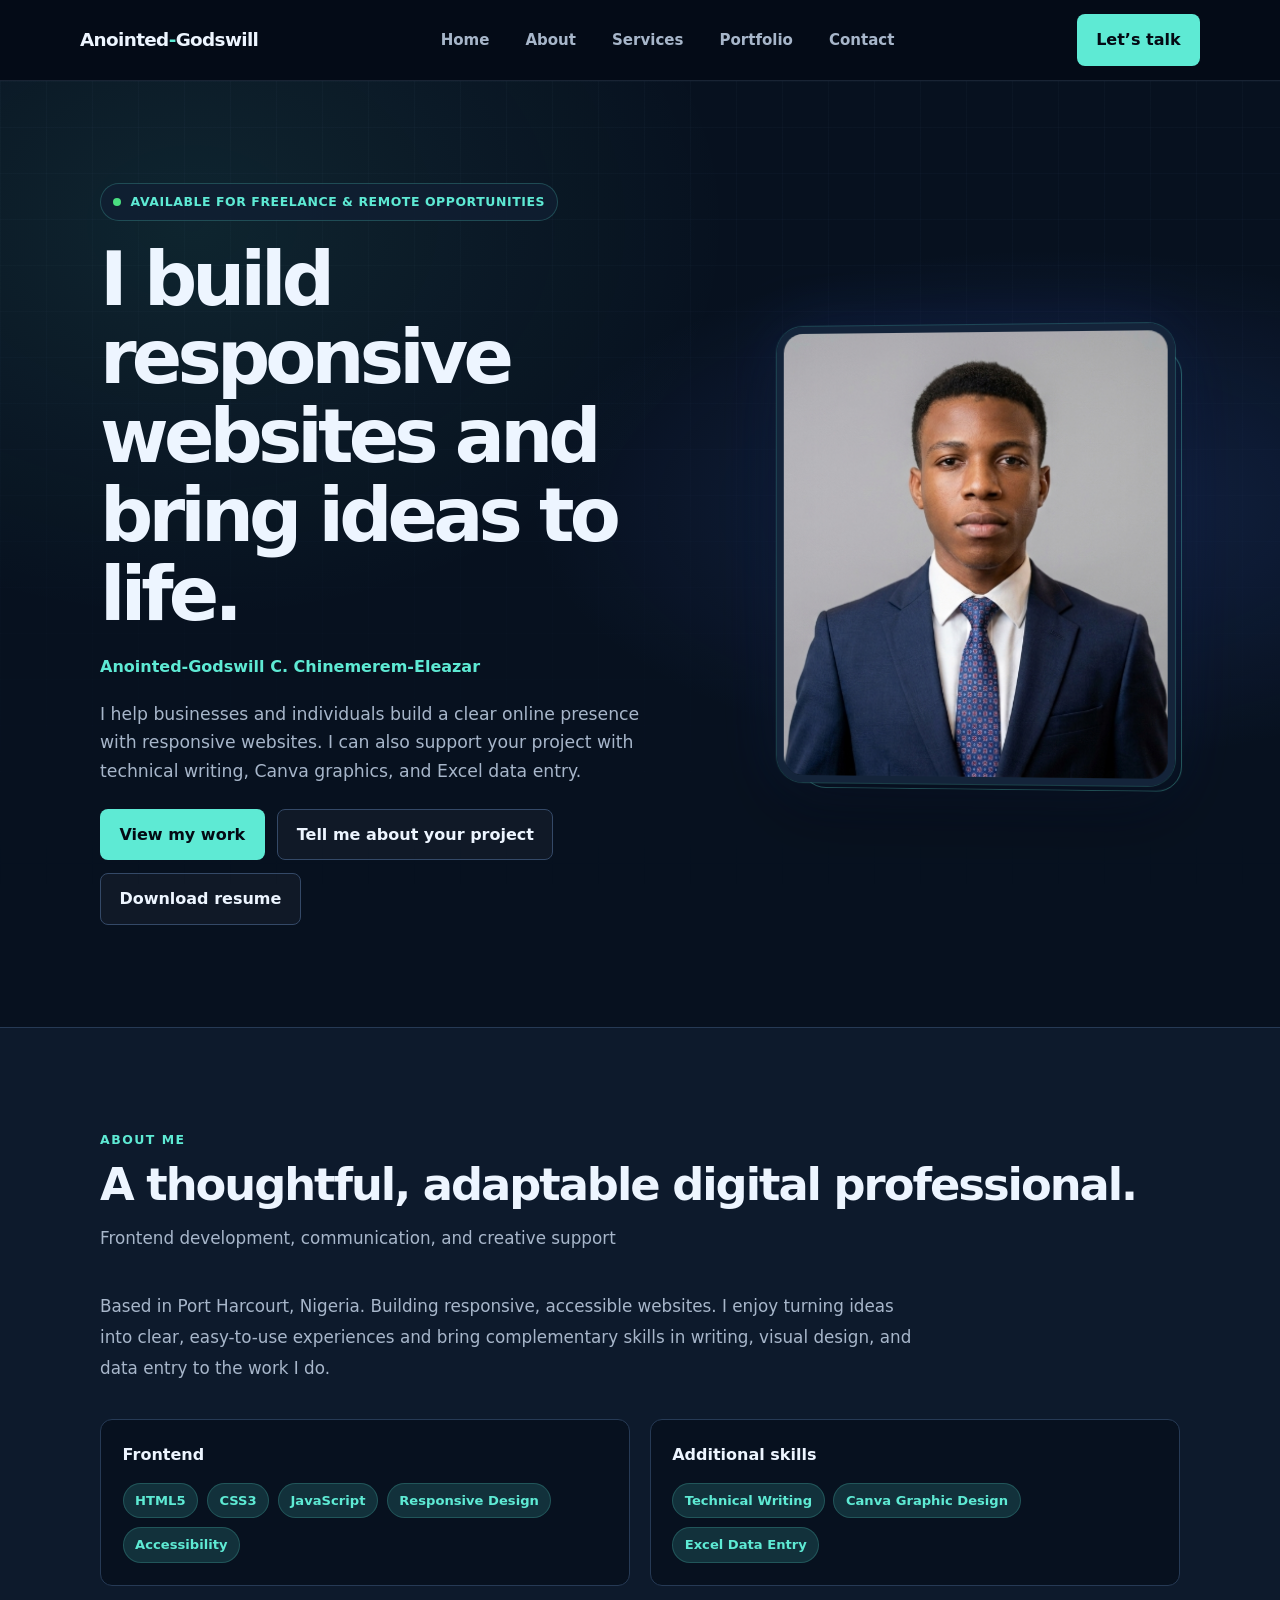
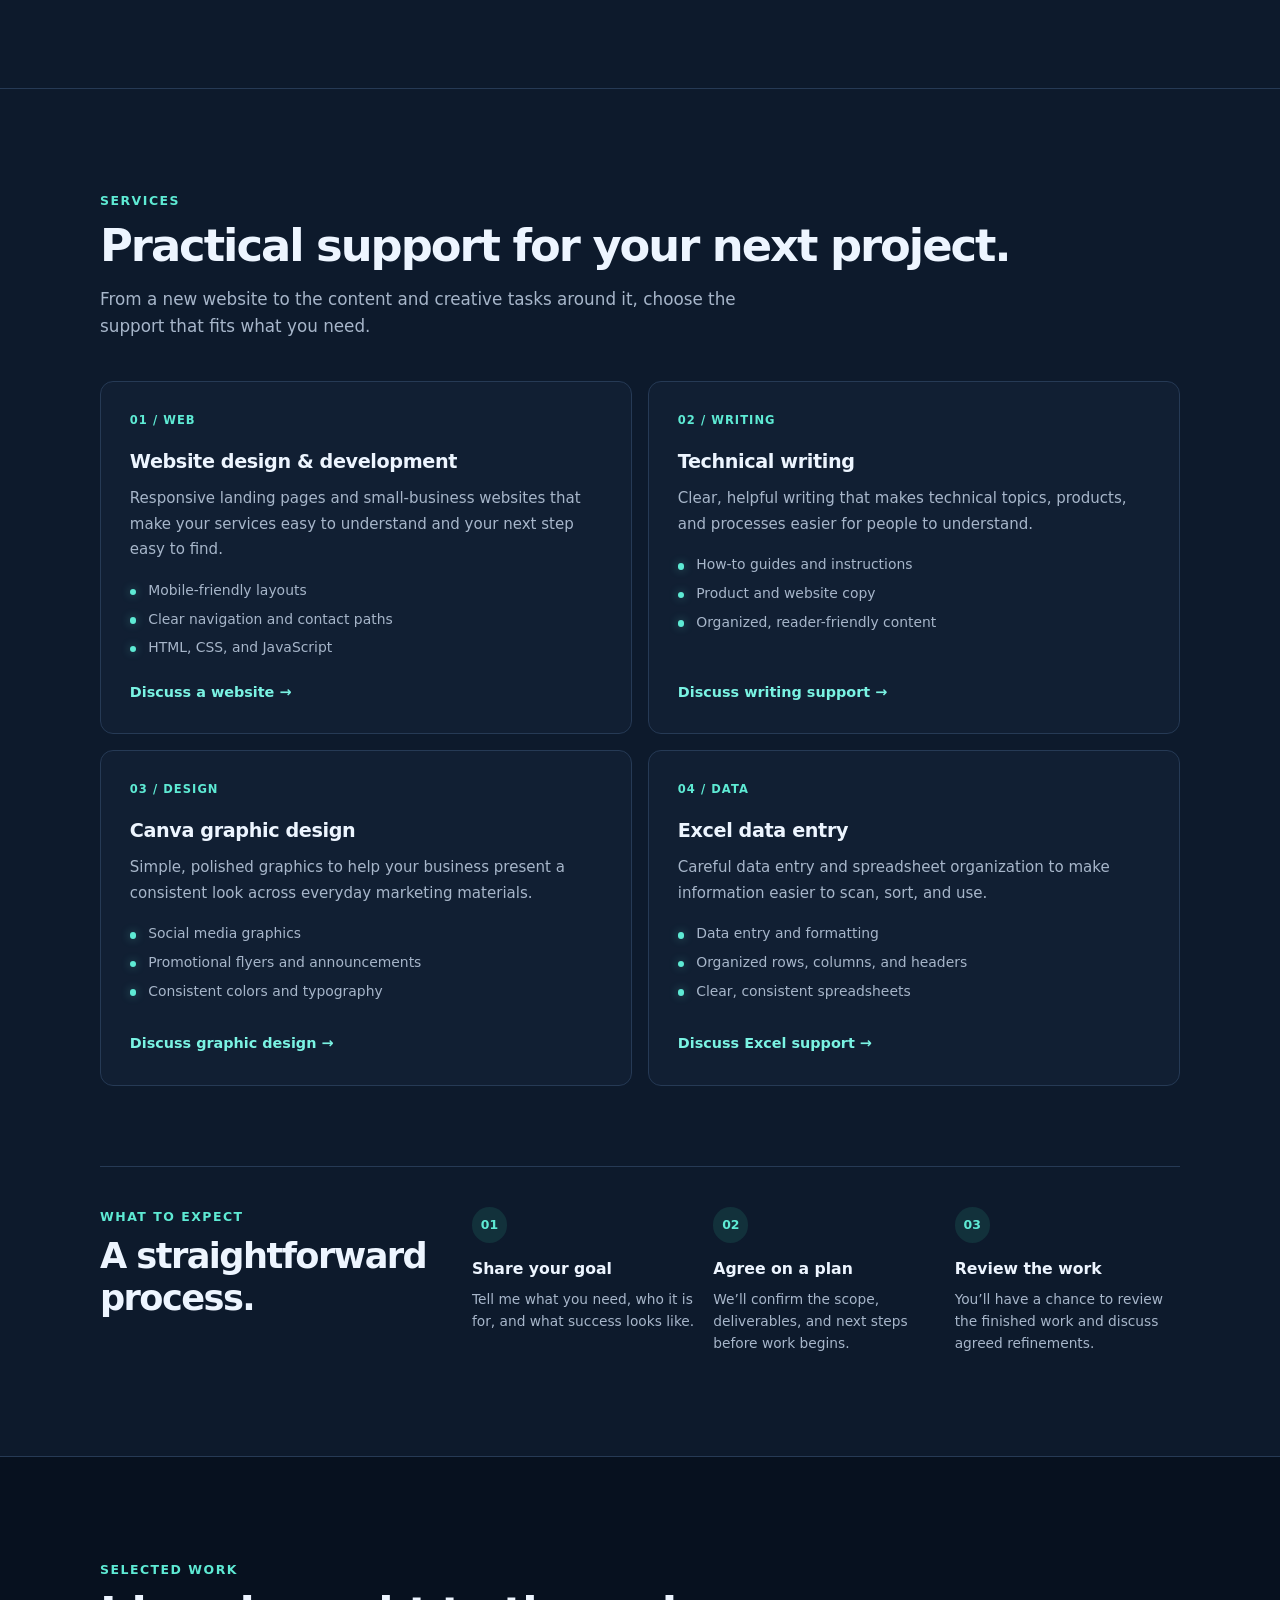
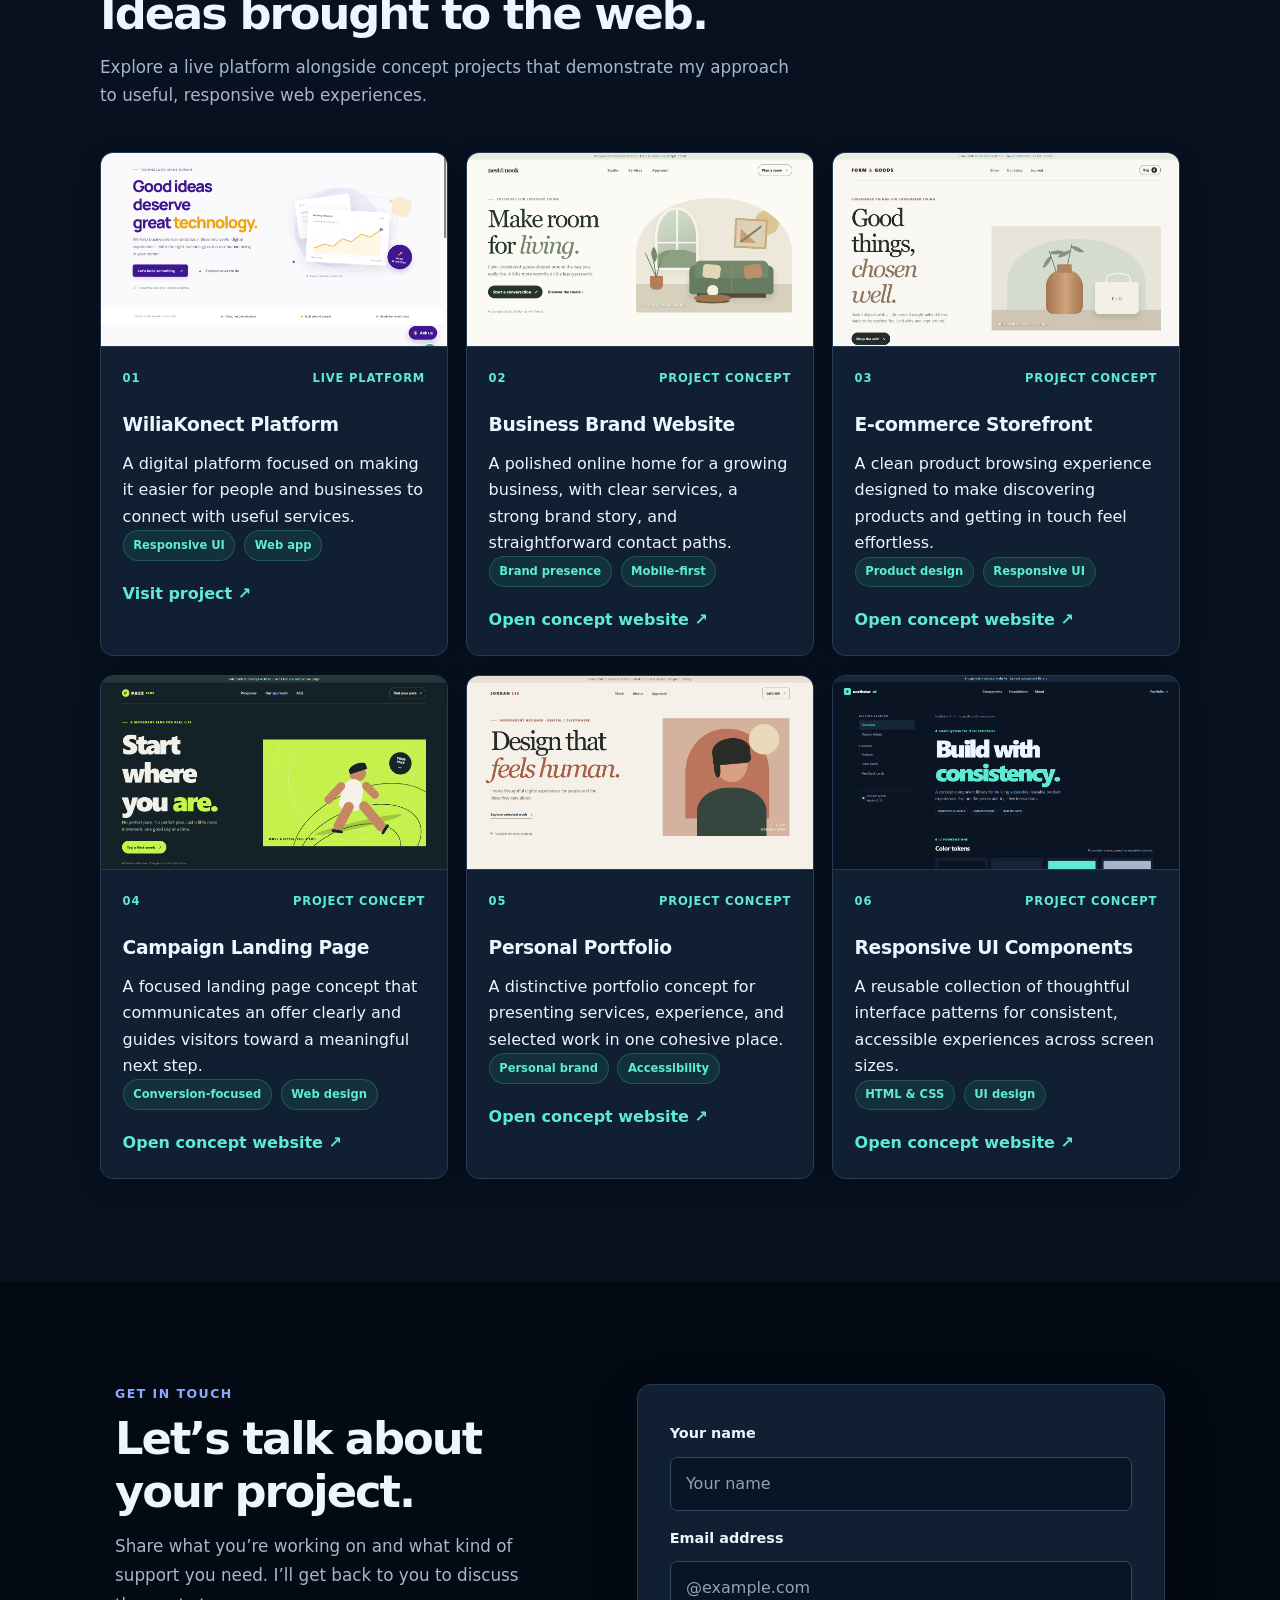
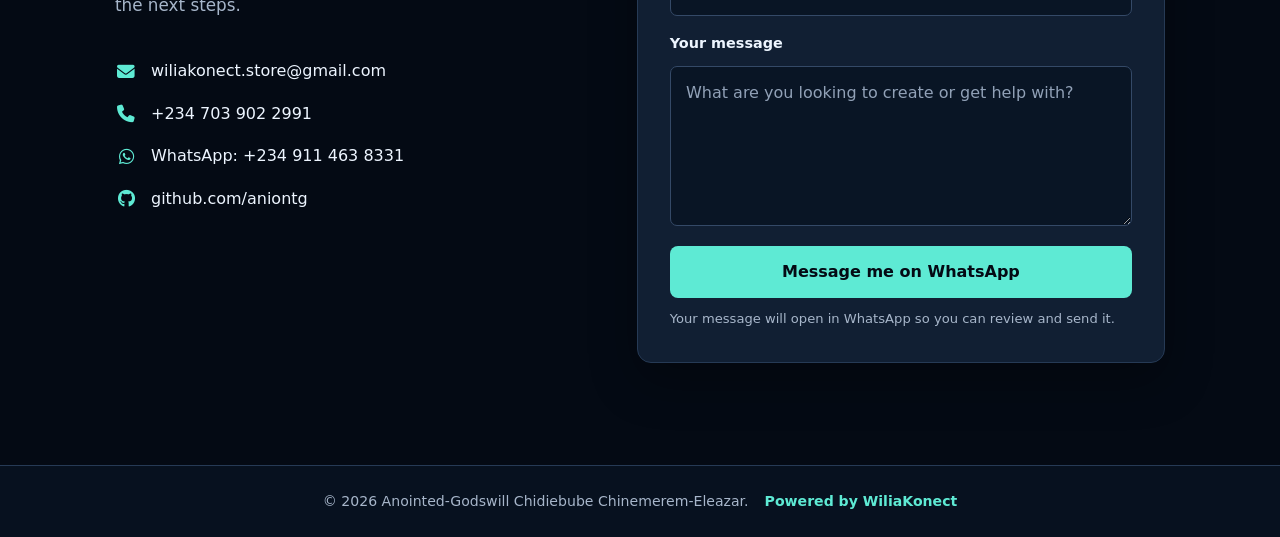
<file: index.html>
<!doctype html>
<html lang="en">
  <head>
    <meta charset="UTF-8" />
    <meta name="viewport" content="width=device-width, initial-scale=1.0" />
    <meta
      name="description"
      content="Anointed-Godswill is a frontend developer seeking remote opportunities. Explore his web projects, technical writing, Canva design, and Excel skills."
    />
    <meta name="author" content="Anointed-Godswill Chidiebube Chinemerem-Eleazar" />
    <meta name="robots" content="index, follow, max-image-preview:large" />
    <meta name="theme-color" content="#07111f" />
    <title>Junior Frontend Developer | Anointed-Godswill</title>
    <link rel="canonical" href="https://anointed-portfolio.vercel.app/" />
    <meta property="og:type" content="website" />
    <meta property="og:url" content="https://anointed-portfolio.vercel.app/" />
    <meta property="og:locale" content="en_NG" />
    <meta property="og:site_name" content="Anointed-Godswill — Frontend Developer" />
    <meta property="og:title" content="Junior Frontend Developer | Anointed-Godswill" />
    <meta
      property="og:description"
      content="Anointed-Godswill is a frontend developer seeking remote opportunities. Explore his web projects, technical writing, Canva design, and Excel skills."
    />
    <meta
      property="og:image"
      content="https://anointed-portfolio.vercel.app/image/hero-img.jpg"
    />
    <meta
      property="og:image:alt"
      content="Anointed-Godswill, frontend developer and founder of WiliaKonect Enterprises"
    />
    <meta name="twitter:card" content="summary_large_image" />
    <meta
      name="twitter:title"
      content="Junior Frontend Developer | Anointed-Godswill"
    />
    <meta
      name="twitter:description"
      content="Frontend developer open to remote opportunities, with additional skills in technical writing, Canva design, and Excel data entry."
    />
    <meta
      name="twitter:image"
      content="https://anointed-portfolio.vercel.app/image/hero-img.jpg"
    />
    <script type="application/ld+json">
      {
        "@context": "https://schema.org",
        "@graph": [
          {
            "@type": "WebSite",
            "@id": "https://anointed-portfolio.vercel.app/#website",
            "url": "https://anointed-portfolio.vercel.app/",
            "name": "Anointed-Godswill — Frontend Developer",
            "description": "Frontend web development and responsive website design in Port Harcourt, Nigeria.",
            "inLanguage": "en-NG",
            "publisher": {
              "@id": "https://anointed-portfolio.vercel.app/#person"
            }
          },
          {
            "@type": "Person",
            "@id": "https://anointed-portfolio.vercel.app/#person",
            "name": "Anointed-Godswill Chidiebube Chinemerem-Eleazar",
            "jobTitle": "Junior Frontend Developer",
            "email": "wiliakonect.store@gmail.com",
            "telephone": "+2347039022991",
            "url": "https://anointed-portfolio.vercel.app/",
            "sameAs": ["https://github.com/aniontg"],
            "address": {
              "@type": "PostalAddress",
              "addressLocality": "Port Harcourt",
              "addressCountry": "NG"
            },
            "worksFor": {
              "@type": "Organization",
              "name": "WiliaKonect Enterprises",
              "url": "https://wiliakonect.vercel.app/"
            },
            "knowsAbout": [
              "Frontend Web Development",
              "HTML5",
              "CSS3",
              "JavaScript",
              "Responsive UI Design",
              "Web Accessibility",
              "Technical Writing",
              "Canva Graphic Design",
              "Excel Data Entry"
            ]
          }
        ]
      }
    </script>
    <link rel="stylesheet" href="style.css" />
    <link
      rel="stylesheet"
      href="https://cdnjs.cloudflare.com/ajax/libs/font-awesome/6.5.1/css/all.min.css"
    />
    <link rel="icon" type="image/svg+xml" href="favicon.svg" />
    <link rel="apple-touch-icon" href="favicon.png" />
    <script src="main.js" defer></script>
  </head>

  <body>
    <header class="site-header">
      <div class="header-container">
        <a class="brand" href="#hero-section" aria-label="Anointed-Godswill home">
          Anointed<span>-</span>Godswill
        </a>
        <button
          class="menu-toggle"
          type="button"
          aria-label="Open navigation menu"
          aria-expanded="false"
          aria-controls="primary-navigation"
        >
          <span></span>
          <span></span>
          <span></span>
        </button>
        <nav id="primary-navigation" aria-label="Primary navigation">
          <ul>
            <li><a href="#hero-section">Home</a></li>
            <li><a href="#about-section">About</a></li>
            <li><a href="#services-section">Services</a></li>
            <li><a href="#portfolio-section">Portfolio</a></li>
            <li><a href="#contact-section">Contact</a></li>
          </ul>
        </nav>
        <a class="header-cta" href="#contact-section">Let’s talk</a>
      </div>
    </header>

    <main>
      <section id="hero-section" aria-labelledby="hero-title">
        <div class="hero-cont">
          <div class="hero-content">
            <p class="eyebrow">Available for freelance &amp; remote opportunities</p>
            <h1 id="hero-title">I build responsive websites and bring ideas to life.</h1>
            <p class="role">Anointed-Godswill C. Chinemerem-Eleazar</p>
            <p class="hero-description">
              I help businesses and individuals build a clear online presence
              with responsive websites. I can also support your project with
              technical writing, Canva graphics, and Excel data entry.
            </p>
            <div class="hero-actions">
              <a class="button button-primary" href="#portfolio-section">View my work</a>
              <a class="button button-secondary" href="#contact-section">Tell me about your project</a>
              <a class="button button-secondary" href="./Anointed-Godswill-Resume.pdf" download>
                Download resume
              </a>
            </div>
          </div>
          <div class="hero-img-container">
            <img
              class="hero-img"
              src="./image/hero-img.jpg"
              alt="Portrait of Anointed-Godswill"
              fetchpriority="high"
            />
          </div>
        </div>
      </section>

      <section id="about-section" aria-labelledby="about-title">
        <div class="about-container">
          <p class="eyebrow">About me</p>
          <h2 id="about-title">A thoughtful, adaptable digital professional.</h2>
          <p class="section-subtitle">Frontend development, communication, and creative support</p>
          <div class="about-content">
            <p>
              Based in Port Harcourt, Nigeria. Building responsive, accessible websites.
              I enjoy turning ideas into clear, easy-to-use experiences and
              bring complementary skills in writing, visual design, and data
              entry to the work I do.
            </p>
            <div class="skills-showcase">
              <section class="skill-group" aria-labelledby="frontend-skills-title">
                <h3 id="frontend-skills-title">Frontend</h3>
                <div class="skills-list" aria-label="Frontend skills">
                  <span>HTML5</span>
                  <span>CSS3</span>
                  <span>JavaScript</span>
                  <span>Responsive Design</span>
                  <span>Accessibility</span>
                </div>
              </section>
              <section class="skill-group" aria-labelledby="additional-skills-title">
                <h3 id="additional-skills-title">Additional skills</h3>
                <div class="skills-list" aria-label="Additional skills">
                  <span>Technical Writing</span>
                  <span>Canva Graphic Design</span>
                  <span>Excel Data Entry</span>
                </div>
              </section>
            </div>
          </div>
        </div>
      </section>

      <section id="services-section" aria-labelledby="services-title">
        <div class="services-container">
          <p class="eyebrow">Services</p>
          <h2 id="services-title">Practical support for your next project.</h2>
          <p class="section-subtitle">
            From a new website to the content and creative tasks around it,
            choose the support that fits what you need.
          </p>
          <div class="services-grid">
            <article class="service-card">
              <p class="service-number">01 / WEB</p>
              <h3>Website design &amp; development</h3>
              <p>
                Responsive landing pages and small-business websites that make
                your services easy to understand and your next step easy to find.
              </p>
              <ul>
                <li>Mobile-friendly layouts</li>
                <li>Clear navigation and contact paths</li>
                <li>HTML, CSS, and JavaScript</li>
              </ul>
              <a class="service-link" href="#contact-section" data-service="a website project">
                Discuss a website <span aria-hidden="true">→</span>
              </a>
            </article>
            <article class="service-card">
              <p class="service-number">02 / WRITING</p>
              <h3>Technical writing</h3>
              <p>
                Clear, helpful writing that makes technical topics, products,
                and processes easier for people to understand.
              </p>
              <ul>
                <li>How-to guides and instructions</li>
                <li>Product and website copy</li>
                <li>Organized, reader-friendly content</li>
              </ul>
              <a class="service-link" href="#contact-section" data-service="a technical writing task">
                Discuss writing support <span aria-hidden="true">→</span>
              </a>
            </article>
            <article class="service-card">
              <p class="service-number">03 / DESIGN</p>
              <h3>Canva graphic design</h3>
              <p>
                Simple, polished graphics to help your business present a
                consistent look across everyday marketing materials.
              </p>
              <ul>
                <li>Social media graphics</li>
                <li>Promotional flyers and announcements</li>
                <li>Consistent colors and typography</li>
              </ul>
              <a class="service-link" href="#contact-section" data-service="a Canva graphic design task">
                Discuss graphic design <span aria-hidden="true">→</span>
              </a>
            </article>
            <article class="service-card">
              <p class="service-number">04 / DATA</p>
              <h3>Excel data entry</h3>
              <p>
                Careful data entry and spreadsheet organization to make
                information easier to scan, sort, and use.
              </p>
              <ul>
                <li>Data entry and formatting</li>
                <li>Organized rows, columns, and headers</li>
                <li>Clear, consistent spreadsheets</li>
              </ul>
              <a class="service-link" href="#contact-section" data-service="an Excel data entry task">
                Discuss Excel support <span aria-hidden="true">→</span>
              </a>
            </article>
          </div>

          <div class="process">
            <div class="process-heading">
              <p class="eyebrow">What to expect</p>
              <h2>A straightforward process.</h2>
            </div>
            <ol class="process-list">
              <li>
                <span>01</span>
                <div>
                  <h3>Share your goal</h3>
                  <p>Tell me what you need, who it is for, and what success looks like.</p>
                </div>
              </li>
              <li>
                <span>02</span>
                <div>
                  <h3>Agree on a plan</h3>
                  <p>We’ll confirm the scope, deliverables, and next steps before work begins.</p>
                </div>
              </li>
              <li>
                <span>03</span>
                <div>
                  <h3>Review the work</h3>
                  <p>You’ll have a chance to review the finished work and discuss agreed refinements.</p>
                </div>
              </li>
            </ol>
          </div>
        </div>
      </section>

      <section id="portfolio-section" aria-labelledby="portfolio-title">
        <div class="portfolio-container">
          <p class="eyebrow">Selected work</p>
          <h2 id="portfolio-title">Ideas brought to the web.</h2>
          <p class="section-subtitle">
            Explore a live platform alongside concept projects that demonstrate
            my approach to useful, responsive web experiences.
          </p>
          <div class="portfolio-grid">
            <article class="project-card">
              <img
                class="project-preview"
                src="./image/wiliakonect-desktop.png"
                alt="WiliaKonect homepage with purple and gold branding and a technology dashboard illustration"
                loading="lazy"
              />
              <div class="project-content">
                <div class="project-meta"><span>01</span><span>Live platform</span></div>
                <h3>WiliaKonect Platform</h3>
                <p>
                  A digital platform focused on making it easier for people and
                  businesses to connect with useful services.
                </p>
                <div class="project-tags"><span>Responsive UI</span><span>Web app</span></div>
                <a
                  href="https://wiliakonect.vercel.app"
                  target="_blank"
                  rel="noopener noreferrer"
                  class="project-link"
                  >Visit project <span aria-hidden="true">↗</span></a
                >
              </div>
            </article>
            <article class="project-card">
              <img
                class="project-preview"
                src="./image/nest-nook-site.png"
                alt="Screenshot of the Nest & Nook interior design website"
                loading="lazy"
              />
              <div class="project-content">
                <div class="project-meta"><span>02</span><span>Project concept</span></div>
                <h3>Business Brand Website</h3>
                <p>
                  A polished online home for a growing business, with clear
                  services, a strong brand story, and straightforward contact paths.
                </p>
                <div class="project-tags"><span>Brand presence</span><span>Mobile-first</span></div>
                <a class="project-link" href="./projects/nest-nook/index.html">Open concept website <span aria-hidden="true">↗</span></a>
              </div>
            </article>
            <article class="project-card">
              <img
                class="project-preview"
                src="./image/form-goods-site.png"
                alt="Screenshot of the Form & Goods homewares store website"
                loading="lazy"
              />
              <div class="project-content">
                <div class="project-meta"><span>03</span><span>Project concept</span></div>
                <h3>E-commerce Storefront</h3>
                <p>
                  A clean product browsing experience designed to make discovering
                  products and getting in touch feel effortless.
                </p>
                <div class="project-tags"><span>Product design</span><span>Responsive UI</span></div>
                <a class="project-link" href="./projects/form-goods/index.html">Open concept website <span aria-hidden="true">↗</span></a>
              </div>
            </article>
            <article class="project-card">
              <img
                class="project-preview"
                src="./image/pace-club-site.png"
                alt="Screenshot of the Pace Club movement campaign website"
                loading="lazy"
              />
              <div class="project-content">
                <div class="project-meta"><span>04</span><span>Project concept</span></div>
                <h3>Campaign Landing Page</h3>
                <p>
                  A focused landing page concept that communicates an offer
                  clearly and guides visitors toward a meaningful next step.
                </p>
                <div class="project-tags"><span>Conversion-focused</span><span>Web design</span></div>
                <a class="project-link" href="./projects/pace-club/index.html">Open concept website <span aria-hidden="true">↗</span></a>
              </div>
            </article>
            <article class="project-card">
              <img
                class="project-preview"
                src="./image/jordan-lee-site.png"
                alt="Screenshot of the Jordan Lee sample designer portfolio"
                loading="lazy"
              />
              <div class="project-content">
                <div class="project-meta"><span>05</span><span>Project concept</span></div>
                <h3>Personal Portfolio</h3>
                <p>
                  A distinctive portfolio concept for presenting services,
                  experience, and selected work in one cohesive place.
                </p>
                <div class="project-tags"><span>Personal brand</span><span>Accessibility</span></div>
                <a class="project-link" href="./projects/jordan-lee/index.html">Open concept website <span aria-hidden="true">↗</span></a>
              </div>
            </article>
            <article class="project-card">
              <img
                class="project-preview"
                src="./image/northstar-ui-site.png"
                alt="Screenshot of the Northstar UI component library website"
                loading="lazy"
              />
              <div class="project-content">
                <div class="project-meta"><span>06</span><span>Project concept</span></div>
                <h3>Responsive UI Components</h3>
                <p>
                  A reusable collection of thoughtful interface patterns for
                  consistent, accessible experiences across screen sizes.
                </p>
                <div class="project-tags"><span>HTML &amp; CSS</span><span>UI design</span></div>
                <a class="project-link" href="./projects/northstar-ui/index.html">Open concept website <span aria-hidden="true">↗</span></a>
              </div>
            </article>
          </div>
        </div>
      </section>

      <section id="contact-section" aria-labelledby="contact-title">
        <div class="contact-layout">
          <div class="contact-copy">
            <p class="eyebrow">Get in touch</p>
            <h2 id="contact-title">Let’s talk about your project.</h2>
            <p class="section-subtitle">
              Share what you’re working on and what kind of support you need.
              I’ll get back to you to discuss the next steps.
            </p>
            <div class="contact-details">
              <a href="mailto:wiliakonect.store@gmail.com">
                <i class="fa-solid fa-envelope" aria-hidden="true"></i>
                wiliakonect.store@gmail.com
              </a>
              <a href="tel:+2347039022991">
                <i class="fa-solid fa-phone" aria-hidden="true"></i>
                +234 703 902 2991
              </a>
              <a
                href="https://wa.me/2349114638331"
                target="_blank"
                rel="noopener noreferrer"
              >
                <i class="fa-brands fa-whatsapp" aria-hidden="true"></i>
                WhatsApp: +234 911 463 8331
              </a>
              <a href="https://github.com/aniontg" target="_blank" rel="noopener noreferrer">
                <i class="fa-brands fa-github" aria-hidden="true"></i>
                github.com/aniontg
              </a>
            </div>
          </div>
          <form class="contact-form" id="contact-form">
            <label for="contact-name">Your name</label>
            <input id="contact-name" name="name" type="text" autocomplete="name" placeholder="Your name" required />
            <label for="contact-email">Email address</label>
            <input id="contact-email" name="email" type="email" autocomplete="email" placeholder="@example.com" required />
            <label for="contact-message">Your message</label>
            <textarea id="contact-message" name="message" rows="5" placeholder="What are you looking to create or get help with?" required></textarea>
            <button class="button button-primary" type="submit">Message me on WhatsApp</button>
            <p class="form-note" id="form-note" aria-live="polite">
              Your message will open in WhatsApp so you can review and send it.
            </p>
          </form>
        </div>
      </section>
    </main>

    <footer>
      <p>
        &copy; <span id="current-year">2026</span> Anointed-Godswill Chidiebube
        Chinemerem-Eleazar.
      </p>
      <a href="https://wiliakonect.vercel.app" target="_blank" rel="noopener noreferrer">
        Powered by WiliaKonect
      </a>
    </footer>
  </body>
</html>
</file>
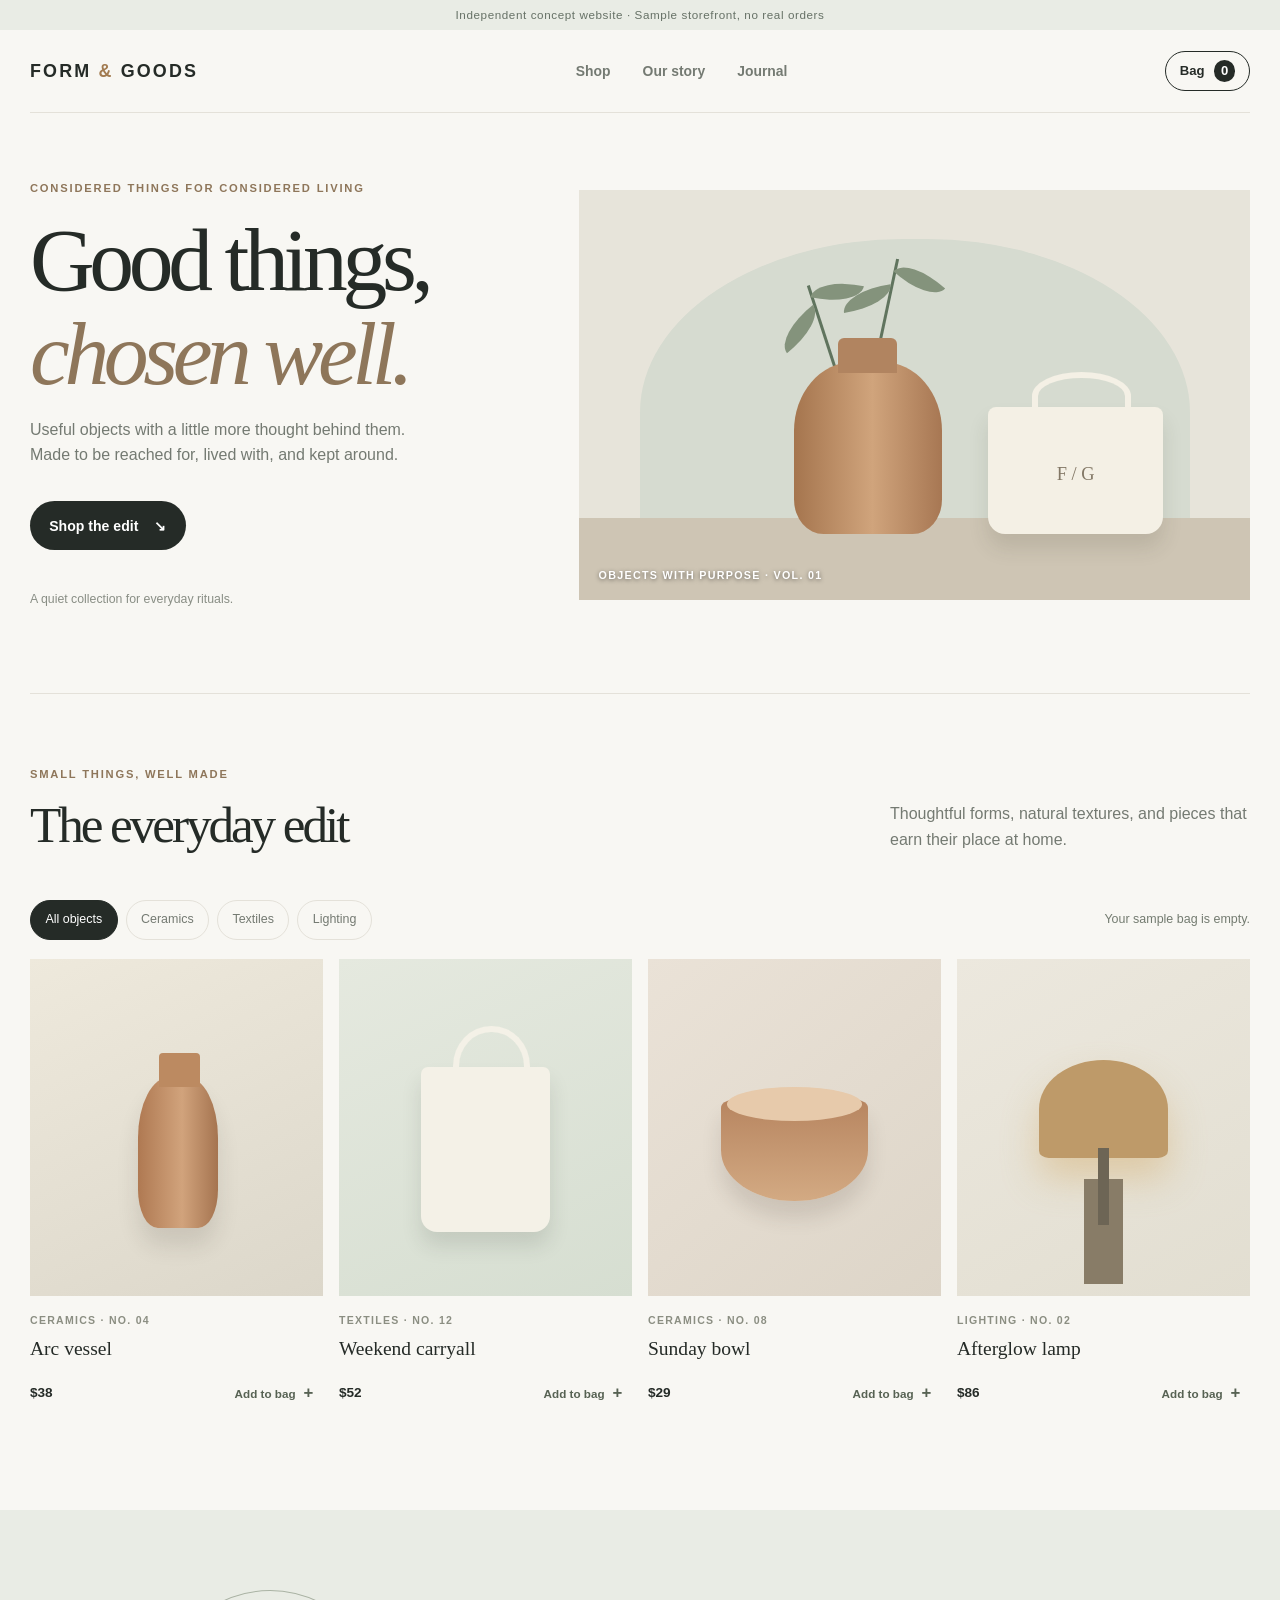
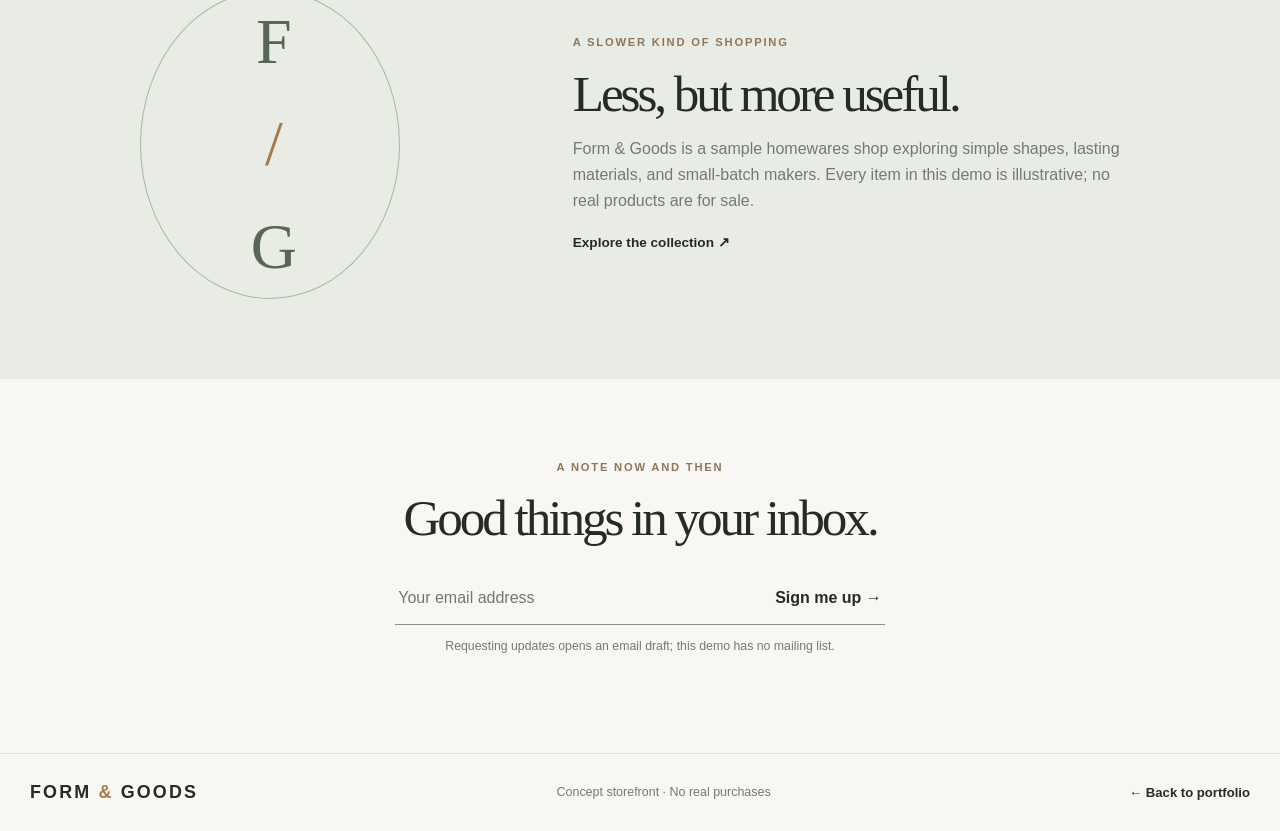
<file: projects/form-goods/index.html>
<!doctype html>
<html lang="en">
  <head>
    <meta charset="UTF-8" />
    <meta name="viewport" content="width=device-width, initial-scale=1.0" />
    <meta name="description" content="A concept storefront for Form & Goods, a curated homewares shop." />
    <meta name="theme-color" content="#f4f3ee" />
    <title>Form &amp; Goods — Objects for everyday</title>
    <link rel="icon" href="../../favicon.svg" type="image/svg+xml" />
    <link rel="stylesheet" href="style.css" />
    <script src="main.js" defer></script>
  </head>
  <body>
    <a class="skip-link" href="#main">Skip to content</a>
    <div class="concept-note">Independent concept website · Sample storefront, no real orders</div>
    <header class="site-header">
      <a class="wordmark" href="#home">FORM <span>&amp;</span> GOODS</a>
      <nav aria-label="Main navigation"><a href="#shop">Shop</a><a href="#story">Our story</a><a href="#newsletter">Journal</a></nav>
      <button class="bag-button" id="bag-button" type="button" aria-haspopup="dialog" aria-controls="cart-dialog" aria-expanded="false" aria-describedby="bag-status">Bag <span id="bag-count" aria-live="polite">0</span></button>
    </header>
    <dialog class="cart-dialog" id="cart-dialog" aria-labelledby="cart-title">
      <div class="cart-header">
        <div><p class="eyebrow">Your selection</p><h2 id="cart-title">Sample bag</h2></div>
        <form method="dialog"><button class="cart-close" type="submit" aria-label="Close bag">×</button></form>
      </div>
      <p class="cart-intro">This is a demo cart. It does not place orders or take payment.</p>
      <p class="cart-empty" id="cart-empty">Your bag is empty. Add an object to see it here.</p>
      <div class="cart-items" id="cart-items"></div>
      <div class="cart-summary"><span>Sample total</span><strong id="cart-total">$0.00</strong></div>
      <button class="checkout-button" id="checkout-button" type="button" disabled>Review demo checkout <span aria-hidden="true">→</span></button>
      <button class="clear-button" id="clear-cart" type="button" disabled>Empty bag</button>
      <p class="cart-message" id="cart-message" aria-live="polite"></p>
    </dialog>
    <main id="main">
      <section class="hero" id="home">
        <div class="hero-copy">
          <p class="eyebrow">Considered things for considered living</p>
          <h1>Good things,<br /><em>chosen well.</em></h1>
          <p>Useful objects with a little more thought behind them. Made to be reached for, lived with, and kept around.</p>
          <a class="button" href="#shop">Shop the edit <span aria-hidden="true">↘</span></a>
          <span class="hero-note">A quiet collection for everyday rituals.</span>
        </div>
        <div class="hero-still-life" role="img" aria-label="Still life of a sculptural ceramic vase, branches, and a linen bag">
          <div class="backdrop"></div><div class="branch branch-a"></div><div class="branch branch-b"></div>
          <div class="hero-vase"></div><div class="hero-bag"><span>F / G</span></div>
          <span class="hero-label">OBJECTS WITH PURPOSE · VOL. 01</span>
        </div>
      </section>
      <section class="shop-section" id="shop">
        <div class="section-heading">
          <div><p class="eyebrow">Small things, well made</p><h2>The everyday edit</h2></div>
          <p>Thoughtful forms, natural textures, and pieces that earn their place at home.</p>
        </div>
        <div class="shop-tools">
          <div class="filters" role="group" aria-label="Filter products">
            <button type="button" class="filter-button is-active" data-filter="all" aria-pressed="true">All objects</button>
            <button type="button" class="filter-button" data-filter="ceramics" aria-pressed="false">Ceramics</button>
            <button type="button" class="filter-button" data-filter="textiles" aria-pressed="false">Textiles</button>
            <button type="button" class="filter-button" data-filter="lighting" aria-pressed="false">Lighting</button>
          </div>
          <p id="bag-status" class="bag-status" aria-live="polite">Your sample bag is empty.</p>
        </div>
        <div class="product-grid">
          <article class="product-card" data-category="ceramics">
            <div class="product-art vase" role="img" aria-label="Illustrated sand-colored ceramic vase"></div>
            <p class="product-kind">CERAMICS · NO. 04</p><h3>Arc vessel</h3>
            <div class="product-buy"><span>$38</span><button type="button" data-add="Arc vessel" data-price="38">Add to bag <span aria-hidden="true">+</span></button></div>
          </article>
          <article class="product-card" data-category="textiles">
            <div class="product-art tote" role="img" aria-label="Illustrated natural canvas tote bag"></div>
            <p class="product-kind">TEXTILES · NO. 12</p><h3>Weekend carryall</h3>
            <div class="product-buy"><span>$52</span><button type="button" data-add="Weekend carryall" data-price="52">Add to bag <span aria-hidden="true">+</span></button></div>
          </article>
          <article class="product-card" data-category="ceramics">
            <div class="product-art bowl" role="img" aria-label="Illustrated hand-finished ceramic bowl"></div>
            <p class="product-kind">CERAMICS · NO. 08</p><h3>Sunday bowl</h3>
            <div class="product-buy"><span>$29</span><button type="button" data-add="Sunday bowl" data-price="29">Add to bag <span aria-hidden="true">+</span></button></div>
          </article>
          <article class="product-card" data-category="lighting">
            <div class="product-art lamp" role="img" aria-label="Illustrated soft-glow table lamp"></div>
            <p class="product-kind">LIGHTING · NO. 02</p><h3>Afterglow lamp</h3>
            <div class="product-buy"><span>$86</span><button type="button" data-add="Afterglow lamp" data-price="86">Add to bag <span aria-hidden="true">+</span></button></div>
          </article>
        </div>
      </section>
      <section class="story-section" id="story">
        <div class="story-mark" aria-hidden="true">F<span>/</span>G</div>
        <div><p class="eyebrow">A slower kind of shopping</p><h2>Less, but more useful.</h2><p>Form &amp; Goods is a sample homewares shop exploring simple shapes, lasting materials, and small-batch makers. Every item in this demo is illustrative; no real products are for sale.</p><a class="text-link" href="#shop">Explore the collection <span aria-hidden="true">↗</span></a></div>
      </section>
      <section class="newsletter" id="newsletter">
        <p class="eyebrow">A note now and then</p><h2>Good things in your inbox.</h2>
        <form id="newsletter-form"><label class="sr-only" for="newsletter-email">Email address</label><input id="newsletter-email" name="email" type="email" placeholder="Your email address" required /><button type="submit">Sign me up <span aria-hidden="true">→</span></button></form>
        <p id="newsletter-status" class="newsletter-status" aria-live="polite">Requesting updates opens an email draft; this demo has no mailing list.</p>
      </section>
    </main>
    <footer><a class="wordmark" href="#home">FORM <span>&amp;</span> GOODS</a><p>Concept storefront · No real purchases</p><a href="../../index.html#portfolio-section">← Back to portfolio</a></footer>
  </body>
</html>
</file>
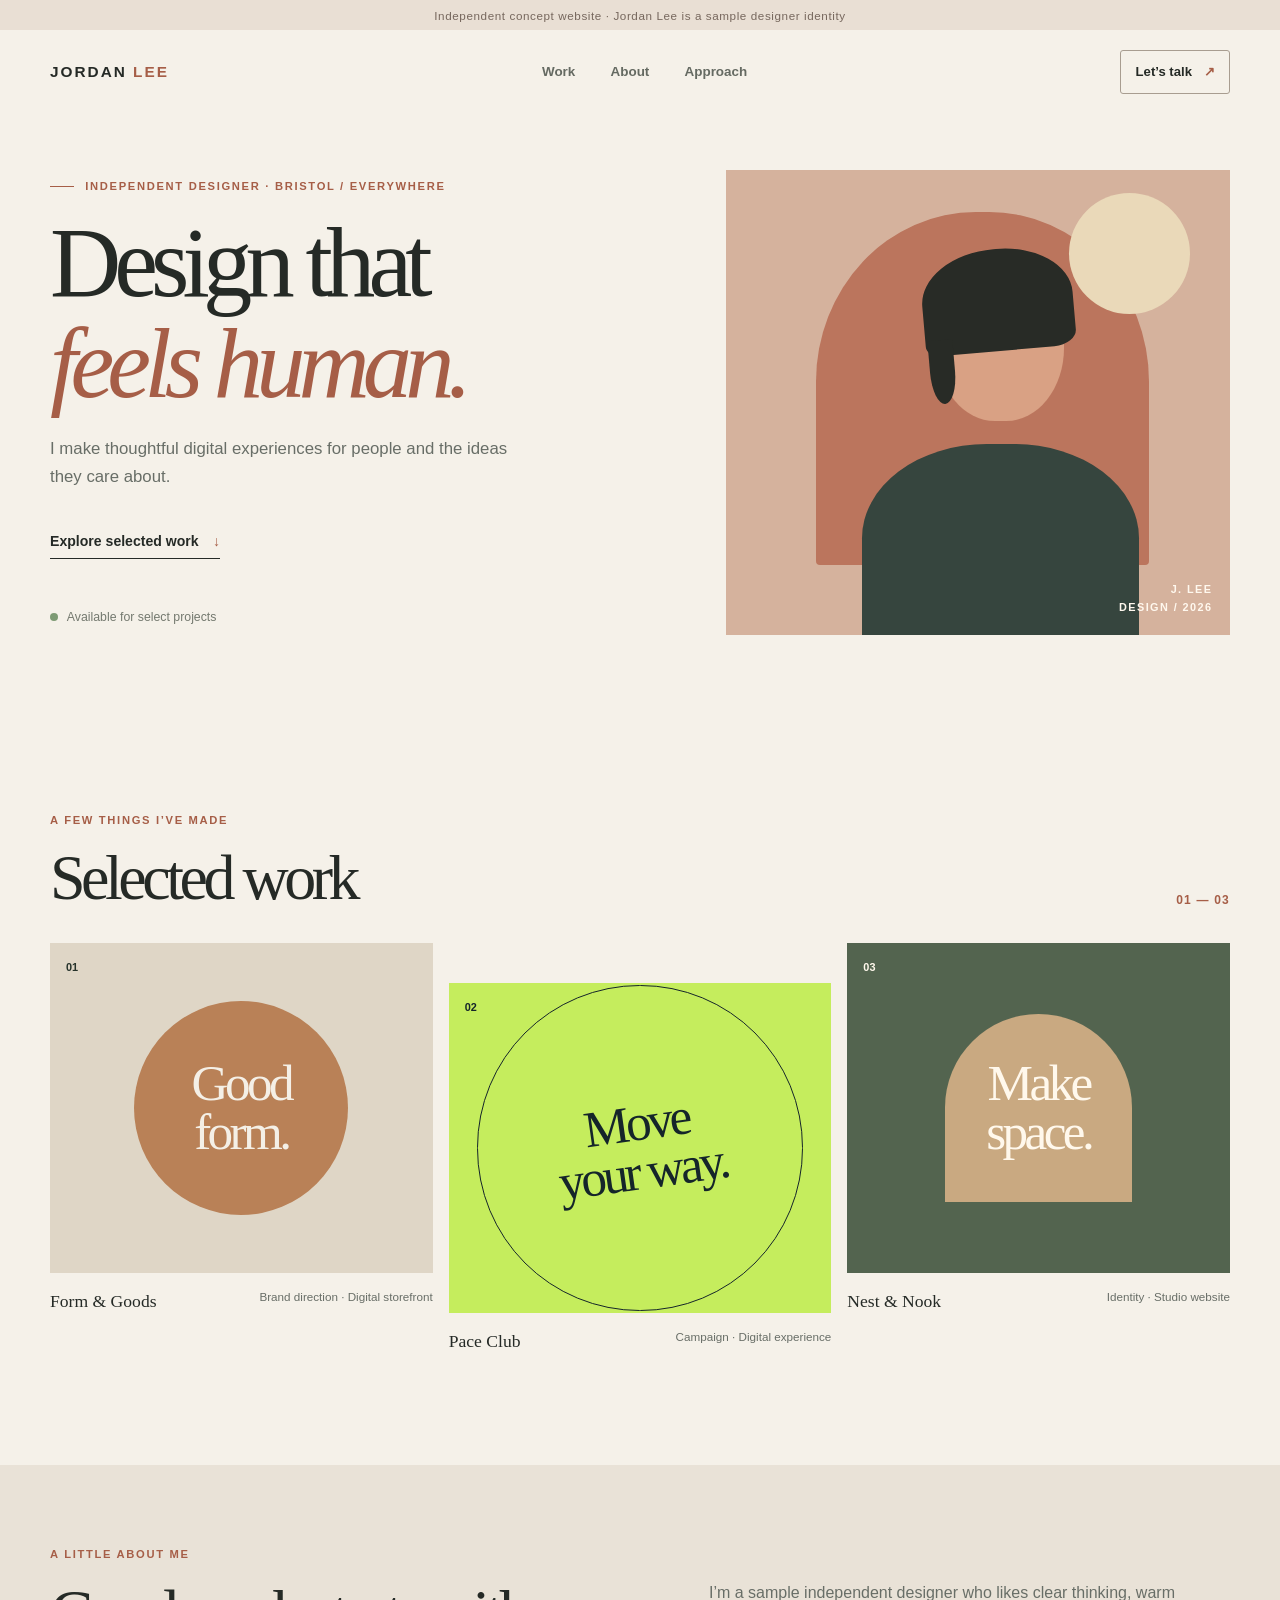
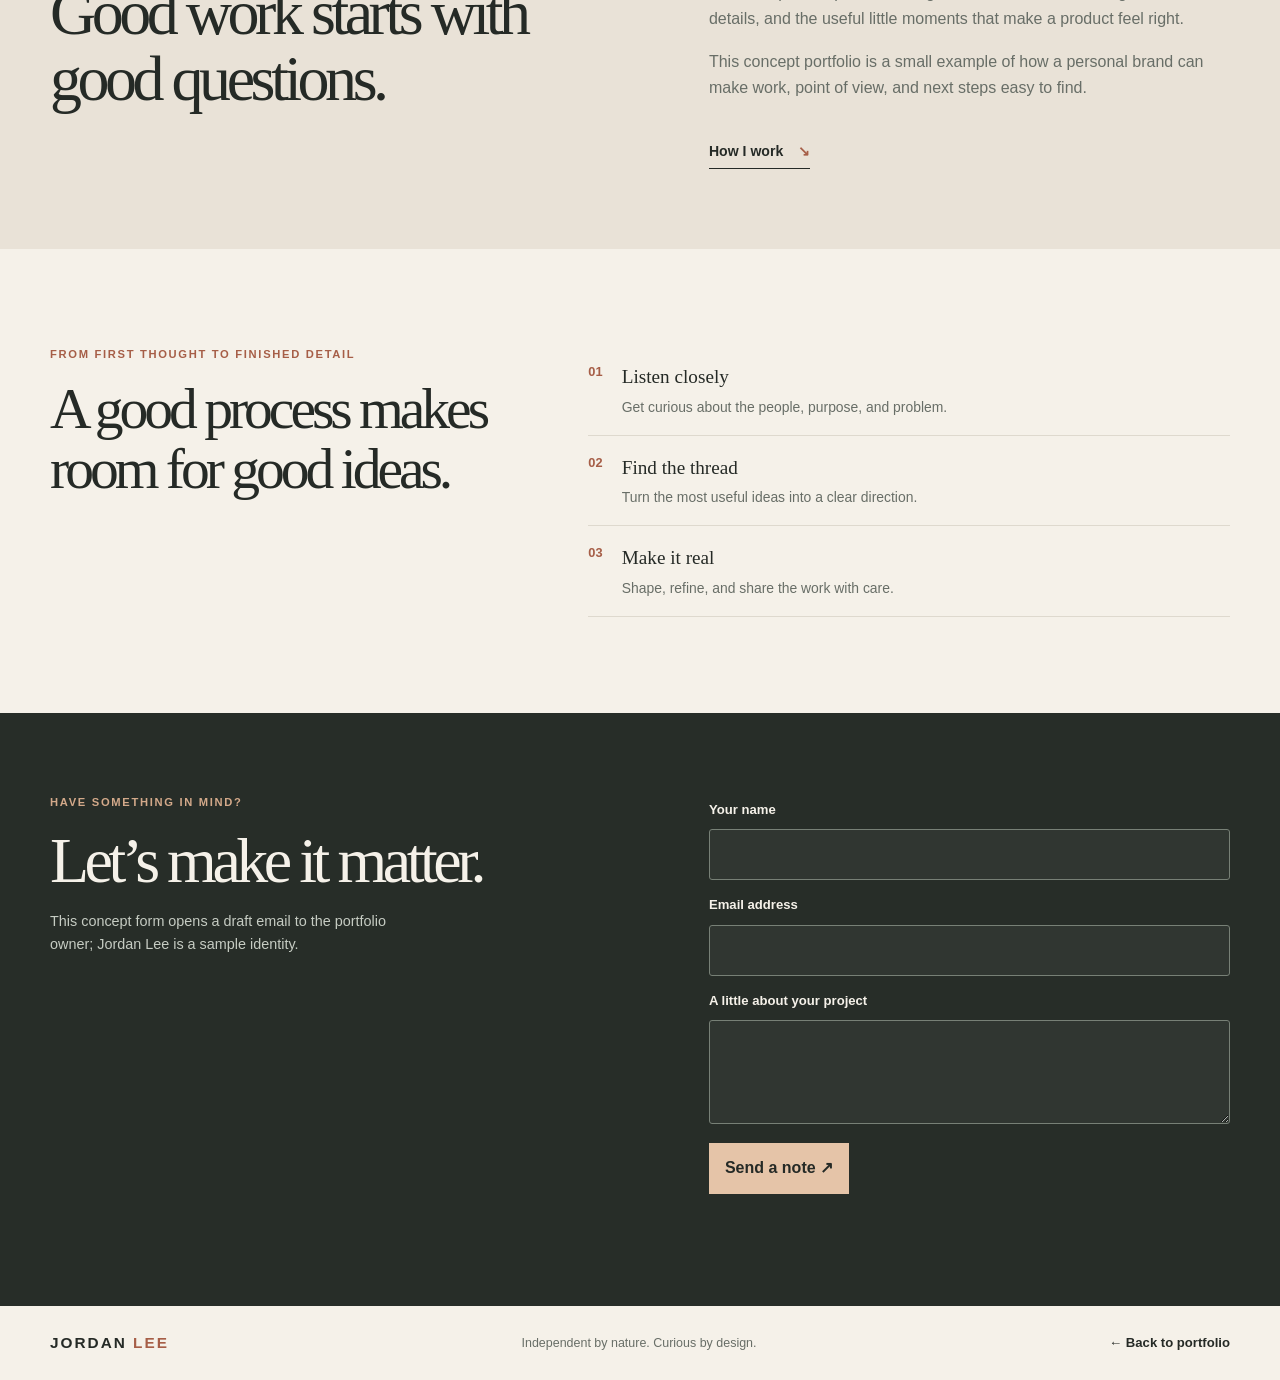
<file: projects/jordan-lee/index.html>
<!doctype html>
<html lang="en">
  <head>
    <meta charset="UTF-8" />
    <meta name="viewport" content="width=device-width, initial-scale=1.0" />
    <meta name="description" content="A concept portfolio website for Jordan Lee, a sample independent designer." />
    <meta name="theme-color" content="#f3eee6" />
    <title>Jordan Lee — Independent designer</title>
    <link rel="icon" href="../../favicon.svg" type="image/svg+xml" />
    <link rel="stylesheet" href="style.css" />
    <script src="main.js" defer></script>
  </head>
  <body>
    <a class="skip-link" href="#main">Skip to content</a>
    <div class="concept-note">Independent concept website · Jordan Lee is a sample designer identity</div>
    <header class="site-header">
      <a class="wordmark" href="#home">JORDAN <span>LEE</span></a>
      <nav aria-label="Main navigation"><a href="#work">Work</a><a href="#about">About</a><a href="#approach">Approach</a></nav>
      <a class="contact-link" href="#contact">Let’s talk <span aria-hidden="true">↗</span></a>
    </header>
    <main id="main">
      <section class="hero" id="home">
        <div class="hero-copy">
          <p class="eyebrow"><span></span> Independent designer · Bristol / Everywhere</p>
          <h1>Design that<br /><em>feels human.</em></h1>
          <p>I make thoughtful digital experiences for people and the ideas they care about.</p>
          <a class="work-link" href="#work">Explore selected work <span aria-hidden="true">↓</span></a>
          <div class="availability"><i></i> Available for select projects</div>
        </div>
        <div class="portrait-art" role="img" aria-label="Abstract editorial portrait illustration for sample designer Jordan Lee"><div class="portrait-shape"></div><div class="portrait-head"></div><div class="portrait-hair"></div><div class="portrait-body"></div><span class="portrait-note">J. LEE<br />DESIGN / 2026</span></div>
      </section>
      <section class="work-section section-wrap" id="work">
        <div class="section-heading"><div><p class="eyebrow">A few things I’ve made</p><h2>Selected work</h2></div><span class="work-count">01 — 03</span></div>
        <div class="work-grid">
          <article class="work-card"><div class="work-art art-one"><span>01</span><b>Good<br />form.</b><i></i></div><div class="work-meta"><h3>Form &amp; Goods</h3><p>Brand direction · Digital storefront</p></div></article>
          <article class="work-card"><div class="work-art art-two"><span>02</span><b>Move<br />your way.</b><i></i></div><div class="work-meta"><h3>Pace Club</h3><p>Campaign · Digital experience</p></div></article>
          <article class="work-card"><div class="work-art art-three"><span>03</span><b>Make<br />space.</b><i></i></div><div class="work-meta"><h3>Nest &amp; Nook</h3><p>Identity · Studio website</p></div></article>
        </div>
      </section>
      <section class="about-section" id="about">
        <p class="eyebrow">A little about me</p>
        <div class="about-grid"><h2>Good work starts with good questions.</h2><div><p>I’m a sample independent designer who likes clear thinking, warm details, and the useful little moments that make a product feel right.</p><p>This concept portfolio is a small example of how a personal brand can make work, point of view, and next steps easy to find.</p><a class="work-link" href="#approach">How I work <span aria-hidden="true">↘</span></a></div></div>
      </section>
      <section class="approach-section section-wrap" id="approach">
        <div><p class="eyebrow">From first thought to finished detail</p><h2>A good process makes room for good ideas.</h2></div>
        <ol><li><span>01</span><div><h3>Listen closely</h3><p>Get curious about the people, purpose, and problem.</p></div></li><li><span>02</span><div><h3>Find the thread</h3><p>Turn the most useful ideas into a clear direction.</p></div></li><li><span>03</span><div><h3>Make it real</h3><p>Shape, refine, and share the work with care.</p></div></li></ol>
      </section>
      <section class="contact-section" id="contact">
        <div><p class="eyebrow">Have something in mind?</p><h2>Let’s make it matter.</h2><p>This concept form opens a draft email to the portfolio owner; Jordan Lee is a sample identity.</p></div>
        <form id="contact-form"><label for="contact-name">Your name</label><input id="contact-name" name="name" autocomplete="name" required /><label for="contact-email">Email address</label><input id="contact-email" name="email" type="email" autocomplete="email" required /><label for="contact-message">A little about your project</label><textarea id="contact-message" name="message" rows="3" required></textarea><button type="submit">Send a note <span aria-hidden="true">↗</span></button><p class="form-status" id="contact-status" aria-live="polite"></p></form>
      </section>
    </main>
    <footer><a class="wordmark" href="#home">JORDAN <span>LEE</span></a><p>Independent by nature. Curious by design.</p><a href="../../index.html#portfolio-section">← Back to portfolio</a></footer>
  </body>
</html>
</file>
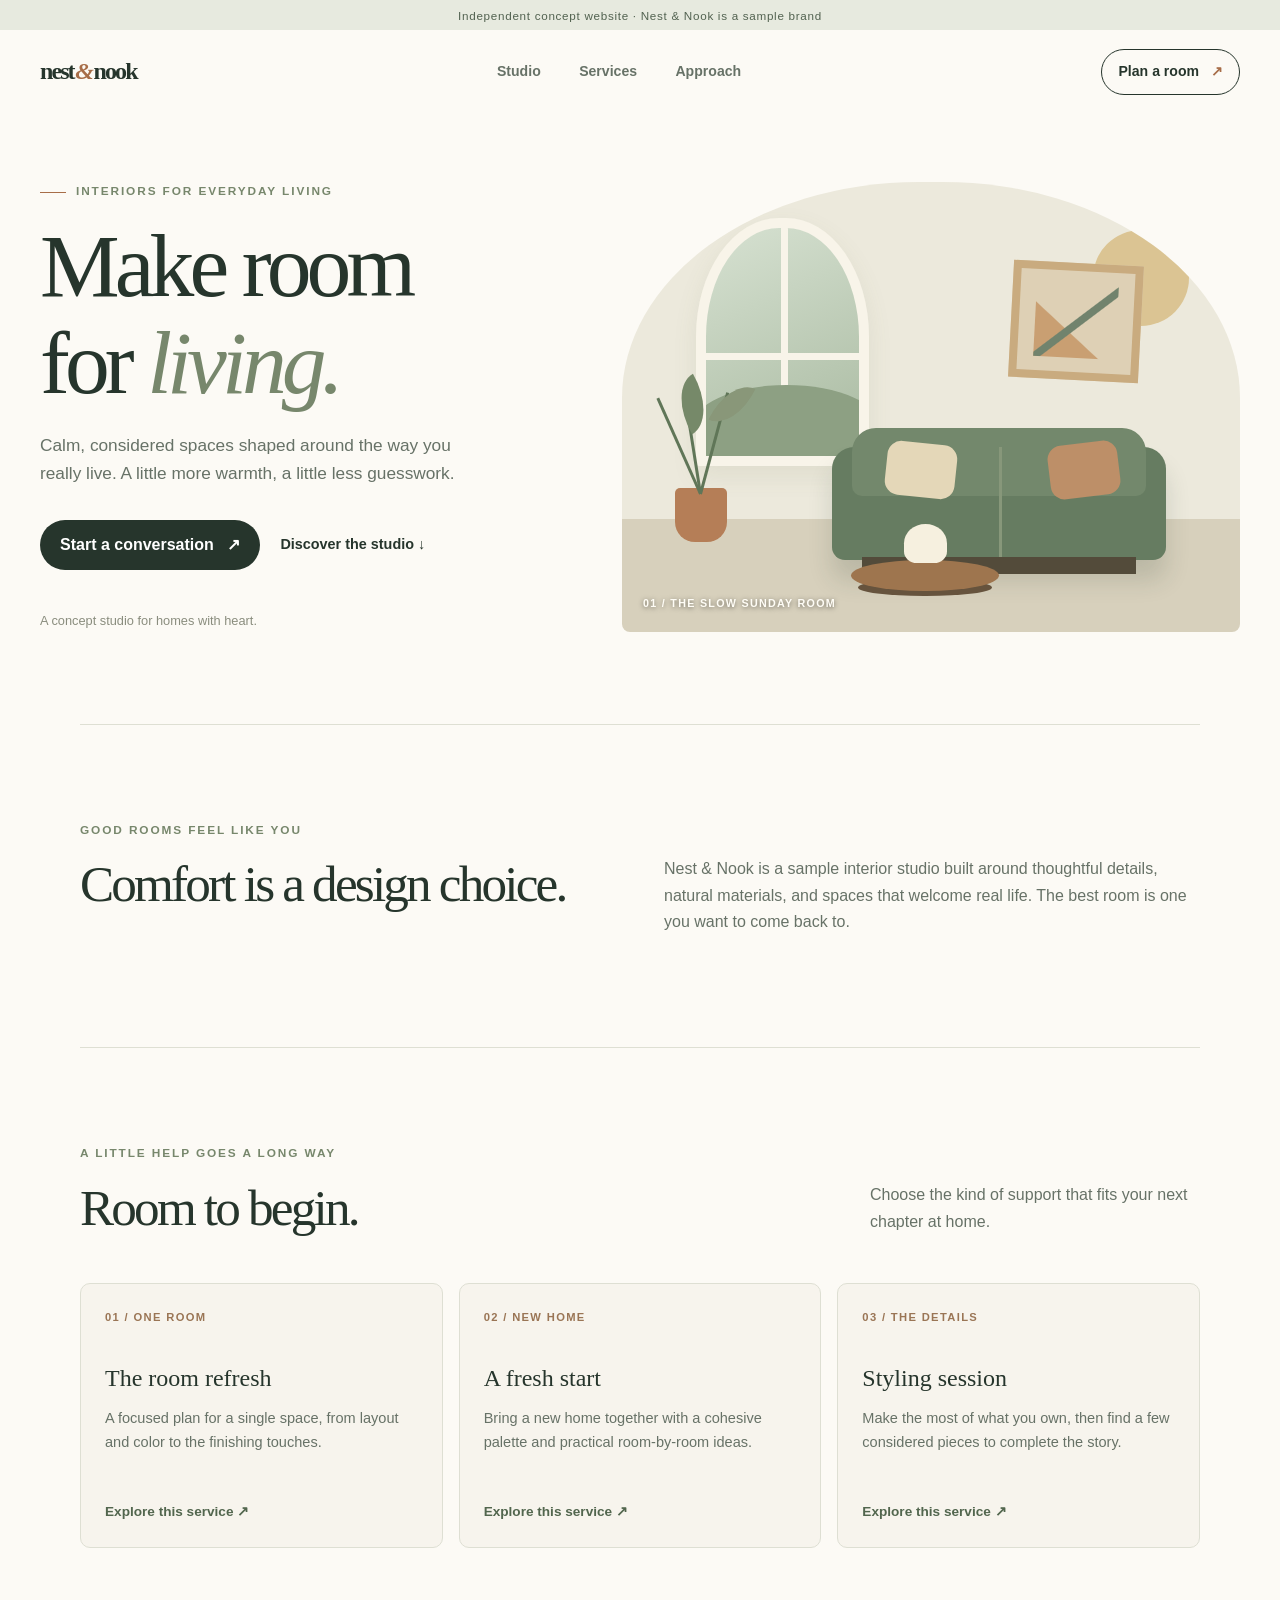
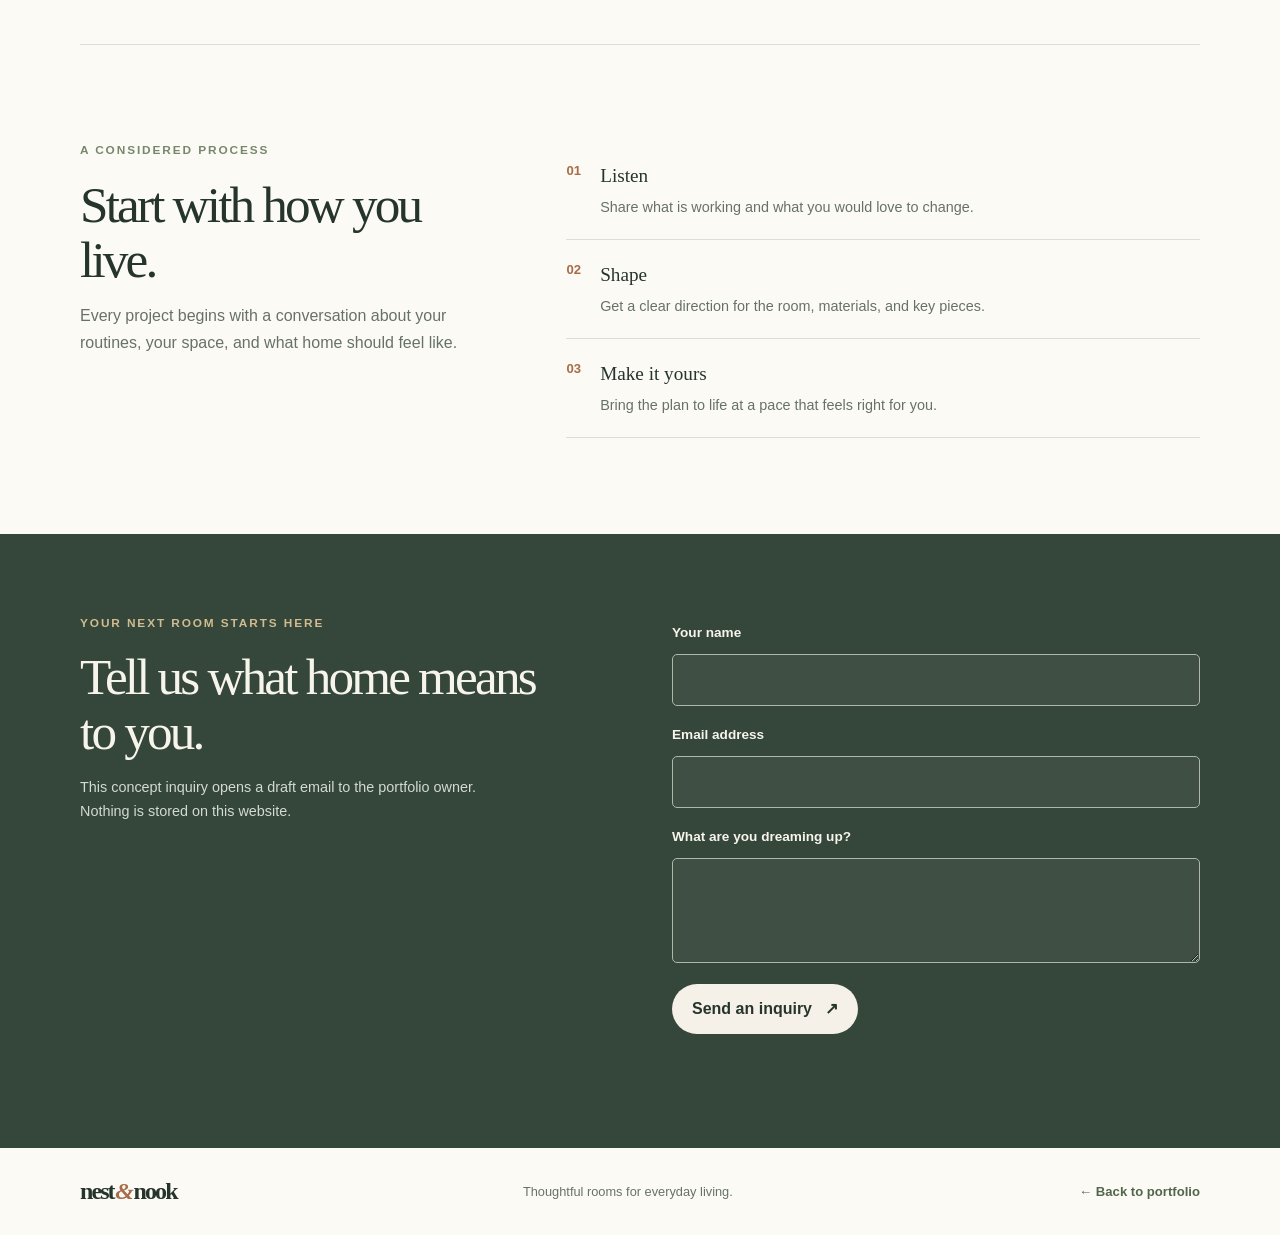
<file: projects/nest-nook/index.html>
<!doctype html>
<html lang="en">
  <head>
    <meta charset="UTF-8" />
    <meta name="viewport" content="width=device-width, initial-scale=1.0" />
    <meta name="description" content="A concept website for Nest & Nook, a thoughtful interior design studio." />
    <meta name="theme-color" content="#f5f1e8" />
    <title>Nest &amp; Nook — Thoughtful interiors</title>
    <link rel="icon" href="../../favicon.svg" type="image/svg+xml" />
    <link rel="stylesheet" href="style.css" />
    <script src="main.js" defer></script>
  </head>
  <body>
    <a class="skip-link" href="#main">Skip to content</a>
    <div class="concept-note">Independent concept website · Nest &amp; Nook is a sample brand</div>
    <header class="site-header">
      <a class="wordmark" href="#home" aria-label="Nest and Nook home">nest<span>&amp;</span>nook</a>
      <nav aria-label="Main navigation">
        <a href="#studio">Studio</a>
        <a href="#services">Services</a>
        <a href="#approach">Approach</a>
      </nav>
      <a class="header-link" href="#contact">Plan a room <span aria-hidden="true">↗</span></a>
    </header>
    <main id="main">
      <section class="hero" id="home">
        <div class="hero-copy">
          <p class="eyebrow"><span></span> Interiors for everyday living</p>
          <h1>Make room<br />for <em>living.</em></h1>
          <p class="lead">
            Calm, considered spaces shaped around the way you really live.
            A little more warmth, a little less guesswork.
          </p>
          <div class="hero-actions">
            <a class="button button-dark" href="#contact">Start a conversation <span aria-hidden="true">↗</span></a>
            <a class="text-link" href="#studio">Discover the studio <span aria-hidden="true">↓</span></a>
          </div>
          <p class="hero-caption">A concept studio for homes with heart.</p>
        </div>
        <div class="room-scene" role="img" aria-label="Illustration of a warm, calm living room with a green sofa and tall window">
          <div class="sun"></div>
          <div class="window"><span></span></div>
          <div class="wall-art"><span></span></div>
          <div class="plant plant-one"><i></i><i></i><i></i><b></b></div>
          <div class="sofa"><span></span><i></i><b></b></div>
          <div class="table"><span></span></div>
          <p class="scene-label">01 / THE SLOW SUNDAY ROOM</p>
        </div>
      </section>
      <section class="intro section-wrap" id="studio">
        <p class="eyebrow">Good rooms feel like you</p>
        <div class="intro-grid">
          <h2>Comfort is a design choice.</h2>
          <p>
            Nest &amp; Nook is a sample interior studio built around thoughtful
            details, natural materials, and spaces that welcome real life.
            The best room is one you want to come back to.
          </p>
        </div>
      </section>
      <section class="services section-wrap" id="services">
        <div class="section-heading">
          <div><p class="eyebrow">A little help goes a long way</p><h2>Room to begin.</h2></div>
          <p>Choose the kind of support that fits your next chapter at home.</p>
        </div>
        <div class="service-grid">
          <article class="service-card">
            <span class="service-index">01 / ONE ROOM</span>
            <h3>The room refresh</h3>
            <p>A focused plan for a single space, from layout and color to the finishing touches.</p>
            <a href="#contact">Explore this service <span aria-hidden="true">↗</span></a>
          </article>
          <article class="service-card">
            <span class="service-index">02 / NEW HOME</span>
            <h3>A fresh start</h3>
            <p>Bring a new home together with a cohesive palette and practical room-by-room ideas.</p>
            <a href="#contact">Explore this service <span aria-hidden="true">↗</span></a>
          </article>
          <article class="service-card">
            <span class="service-index">03 / THE DETAILS</span>
            <h3>Styling session</h3>
            <p>Make the most of what you own, then find a few considered pieces to complete the story.</p>
            <a href="#contact">Explore this service <span aria-hidden="true">↗</span></a>
          </article>
        </div>
      </section>
      <section class="approach section-wrap" id="approach">
        <div class="approach-copy">
          <p class="eyebrow">A considered process</p>
          <h2>Start with how you live.</h2>
          <p>Every project begins with a conversation about your routines, your space, and what home should feel like.</p>
        </div>
        <ol class="steps">
          <li><span>01</span><div><h3>Listen</h3><p>Share what is working and what you would love to change.</p></div></li>
          <li><span>02</span><div><h3>Shape</h3><p>Get a clear direction for the room, materials, and key pieces.</p></div></li>
          <li><span>03</span><div><h3>Make it yours</h3><p>Bring the plan to life at a pace that feels right for you.</p></div></li>
        </ol>
      </section>
      <section class="contact-section" id="contact">
        <div>
          <p class="eyebrow">Your next room starts here</p>
          <h2>Tell us what home means to you.</h2>
          <p>This concept inquiry opens a draft email to the portfolio owner. Nothing is stored on this website.</p>
        </div>
        <form id="inquiry-form">
          <label for="name">Your name</label>
          <input id="name" name="name" autocomplete="name" required />
          <label for="email">Email address</label>
          <input id="email" name="email" type="email" autocomplete="email" required />
          <label for="room">What are you dreaming up?</label>
          <textarea id="room" name="room" rows="3" required></textarea>
          <button class="button button-light" type="submit">Send an inquiry <span aria-hidden="true">↗</span></button>
          <p class="form-status" id="form-status" aria-live="polite"></p>
        </form>
      </section>
    </main>
    <footer>
      <a class="wordmark" href="#home">nest<span>&amp;</span>nook</a>
      <p>Thoughtful rooms for everyday living.</p>
      <a class="back-link" href="../../index.html#portfolio-section">← Back to portfolio</a>
    </footer>
  </body>
</html>
</file>
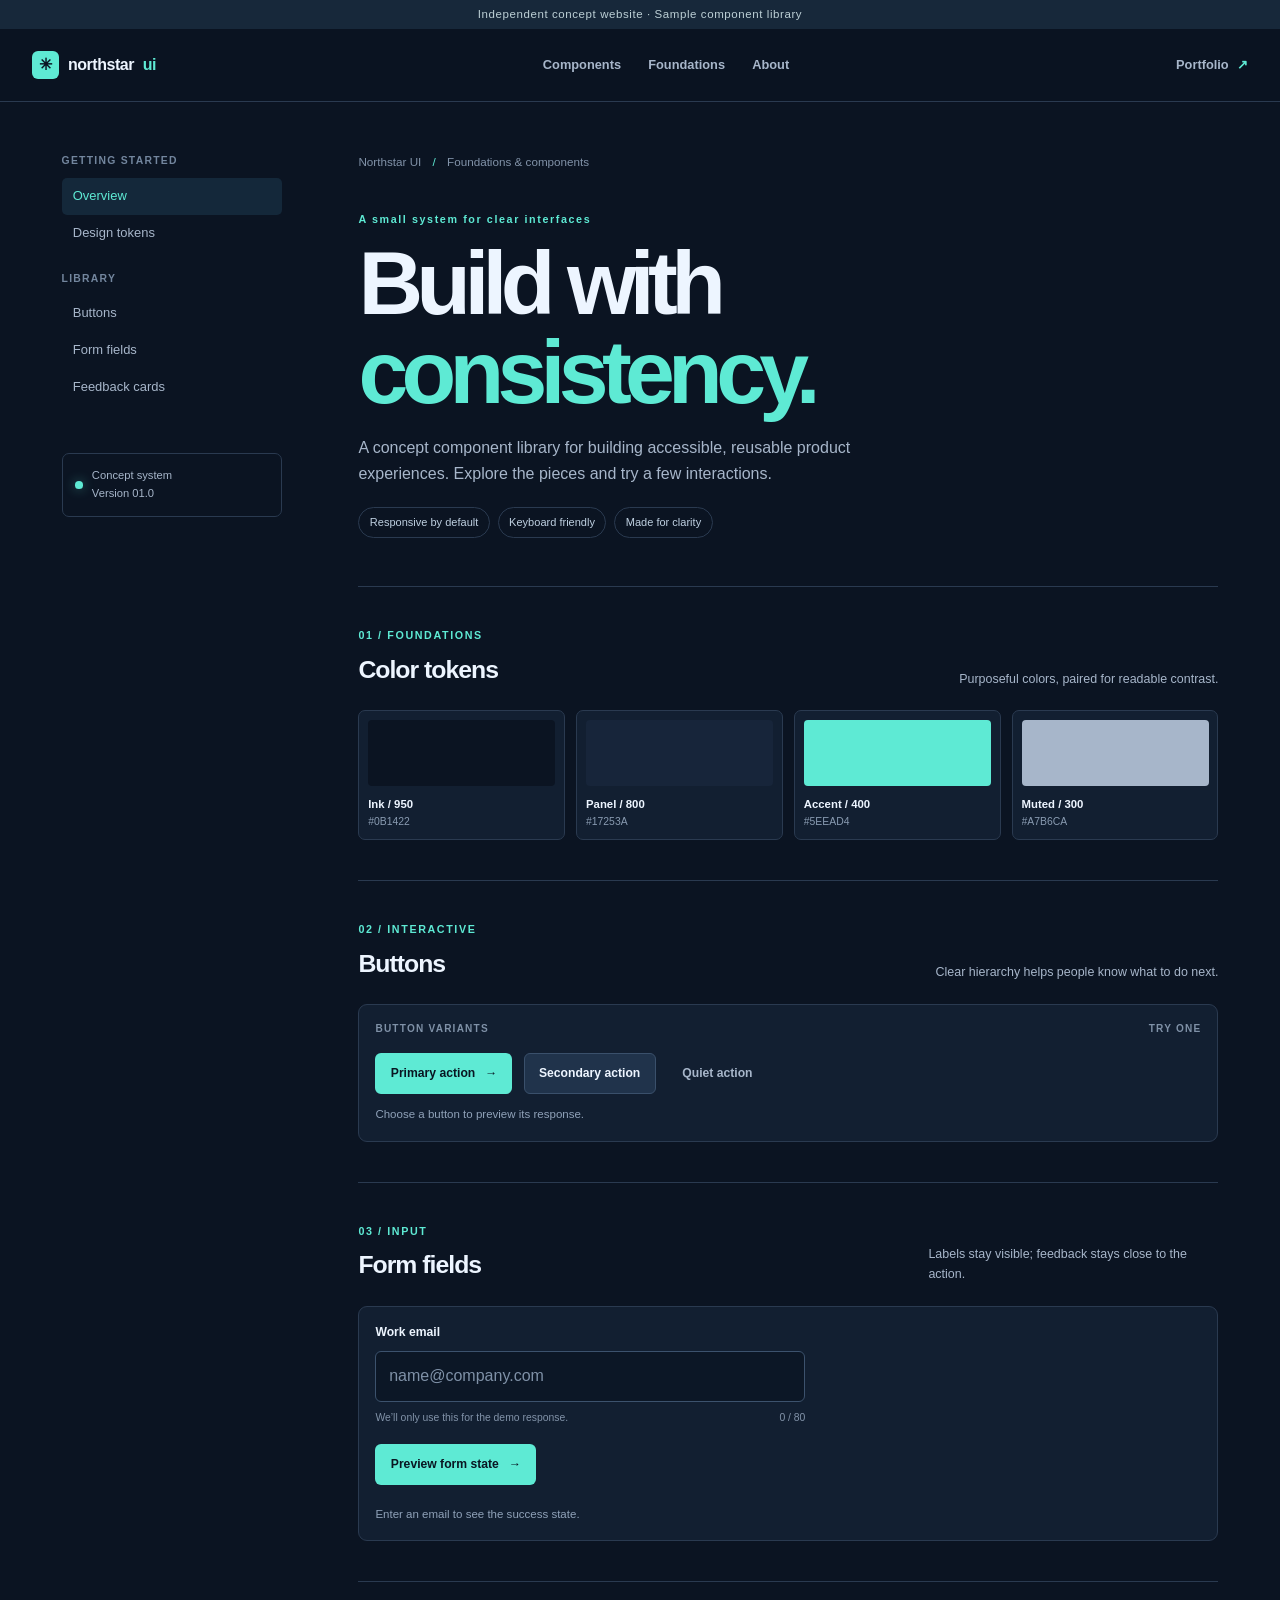
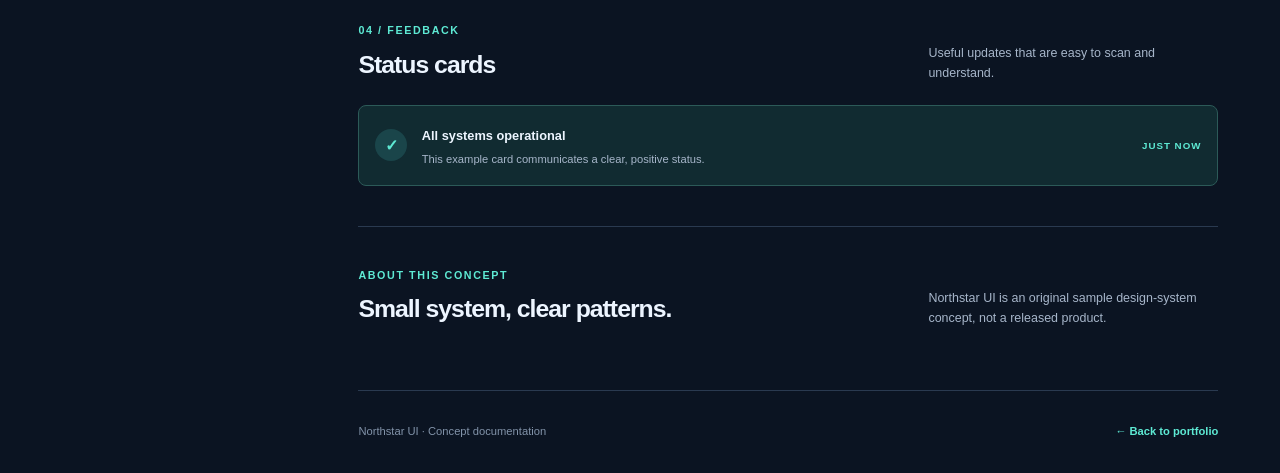
<file: projects/northstar-ui/index.html>
<!doctype html>
<html lang="en">
  <head>
    <meta charset="UTF-8" />
    <meta name="viewport" content="width=device-width, initial-scale=1.0" />
    <meta name="description" content="A concept documentation website showing a responsive interface component library." />
    <meta name="theme-color" content="#0b1422" />
    <title>Northstar UI — Components</title>
    <link rel="icon" href="../../favicon.svg" type="image/svg+xml" />
    <link rel="stylesheet" href="style.css" />
    <script src="main.js" defer></script>
  </head>
  <body>
    <a class="skip-link" href="#main">Skip to content</a>
    <div class="concept-note">Independent concept website · Sample component library</div>
    <header class="topbar">
      <a class="brand" href="#home"><span class="brand-mark">✳</span> northstar<span>ui</span></a>
      <nav aria-label="Top navigation"><a href="#components">Components</a><a href="#tokens">Foundations</a><a href="#about">About</a></nav>
      <a class="portfolio-link" href="../../index.html#portfolio-section">Portfolio <span aria-hidden="true">↗</span></a>
    </header>
    <main id="main" class="docs-layout">
      <aside class="sidebar" aria-label="Documentation sections">
        <p>GETTING STARTED</p><a class="side-active" href="#home">Overview</a><a href="#tokens">Design tokens</a>
        <p>LIBRARY</p><a href="#components">Buttons</a><a href="#fields">Form fields</a><a href="#feedback">Feedback cards</a>
        <div class="sidebar-note"><span></span>Concept system<br />Version 01.0</div>
      </aside>
      <div class="docs-content" id="home">
        <section class="page-intro">
          <p class="breadcrumb">Northstar UI <span>/</span> Foundations &amp; components</p>
          <p class="eyebrow">A small system for clear interfaces</p>
          <h1>Build with<br /><span>consistency.</span></h1>
          <p class="intro-copy">A concept component library for building accessible, reusable product experiences. Explore the pieces and try a few interactions.</p>
          <div class="intro-tags"><span>Responsive by default</span><span>Keyboard friendly</span><span>Made for clarity</span></div>
        </section>
        <section class="token-section" id="tokens">
          <div class="section-title"><div><p class="eyebrow">01 / FOUNDATIONS</p><h2>Color tokens</h2></div><p>Purposeful colors, paired for readable contrast.</p></div>
          <div class="swatches">
            <div><span class="swatch swatch-ink"></span><b>Ink / 950</b><small>#0B1422</small></div>
            <div><span class="swatch swatch-panel"></span><b>Panel / 800</b><small>#17253A</small></div>
            <div><span class="swatch swatch-teal"></span><b>Accent / 400</b><small>#5EEAD4</small></div>
            <div><span class="swatch swatch-muted"></span><b>Muted / 300</b><small>#A7B6CA</small></div>
          </div>
        </section>
        <section class="component-section" id="components">
          <div class="section-title"><div><p class="eyebrow">02 / INTERACTIVE</p><h2>Buttons</h2></div><p>Clear hierarchy helps people know what to do next.</p></div>
          <div class="component-panel button-panel">
            <div class="panel-label"><span>BUTTON VARIANTS</span><span>TRY ONE</span></div>
            <div class="button-row"><button class="demo-button primary" type="button" data-preview="Primary action">Primary action <span aria-hidden="true">→</span></button><button class="demo-button secondary" type="button" data-preview="Secondary action">Secondary action</button><button class="demo-button quiet" type="button" data-preview="Quiet action">Quiet action</button></div>
            <p class="demo-status" id="button-status" aria-live="polite">Choose a button to preview its response.</p>
          </div>
        </section>
        <section class="component-section" id="fields">
          <div class="section-title"><div><p class="eyebrow">03 / INPUT</p><h2>Form fields</h2></div><p>Labels stay visible; feedback stays close to the action.</p></div>
          <form class="component-panel field-panel" id="demo-form">
            <label for="demo-email">Work email</label><input id="demo-email" name="email" type="email" placeholder="name@company.com" required />
            <div class="field-help"><span>We’ll only use this for the demo response.</span><span>0 / 80</span></div>
            <button class="demo-button primary" type="submit">Preview form state <span aria-hidden="true">→</span></button>
            <p class="demo-status" id="form-status" aria-live="polite">Enter an email to see the success state.</p>
          </form>
        </section>
        <section class="component-section" id="feedback">
          <div class="section-title"><div><p class="eyebrow">04 / FEEDBACK</p><h2>Status cards</h2></div><p>Useful updates that are easy to scan and understand.</p></div>
          <div class="status-card"><span class="status-icon" aria-hidden="true">✓</span><div><b>All systems operational</b><p>This example card communicates a clear, positive status.</p></div><span class="status-label">JUST NOW</span></div>
        </section>
        <section class="component-section" id="about">
          <div class="section-title"><div><p class="eyebrow">ABOUT THIS CONCEPT</p><h2>Small system, clear patterns.</h2></div><p>Northstar UI is an original sample design-system concept, not a released product.</p></div>
        </section>
        <footer><span>Northstar UI · Concept documentation</span><a href="../../index.html#portfolio-section">← Back to portfolio</a></footer>
      </div>
    </main>
  </body>
</html>
</file>
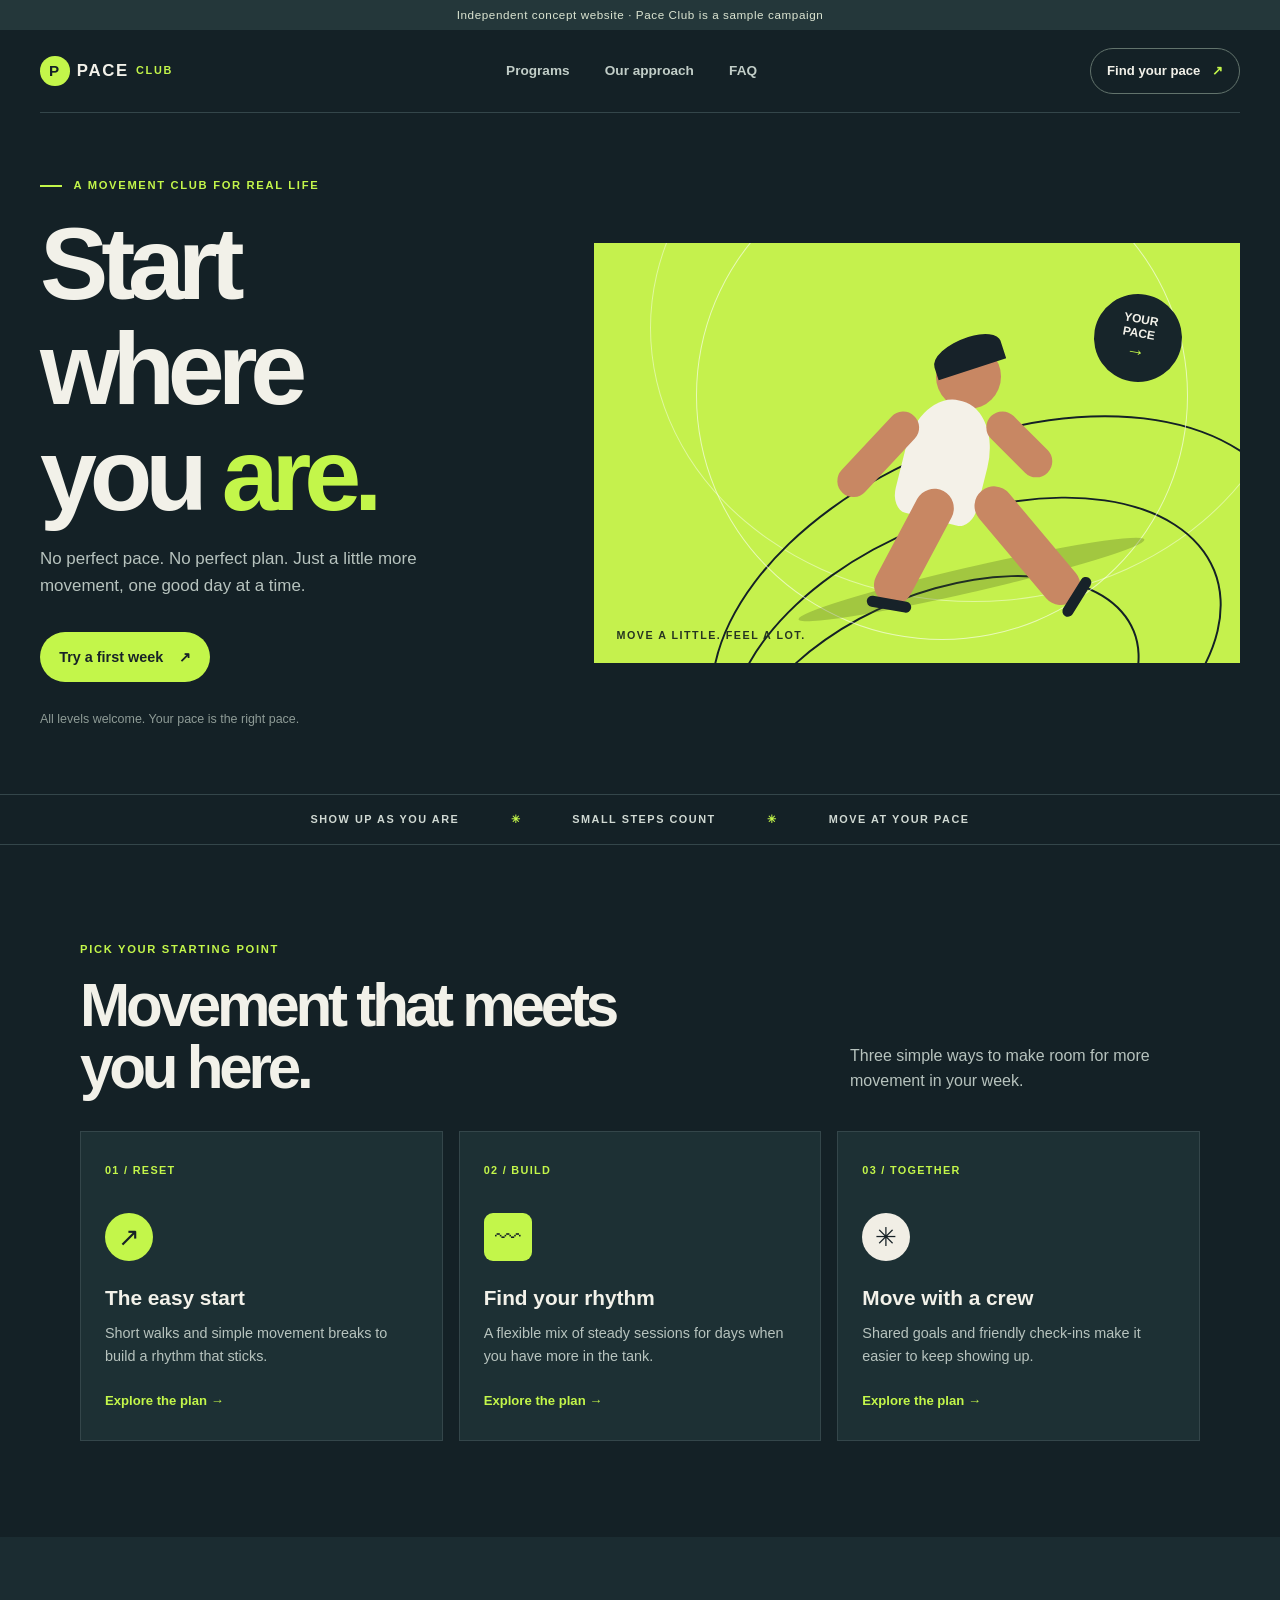
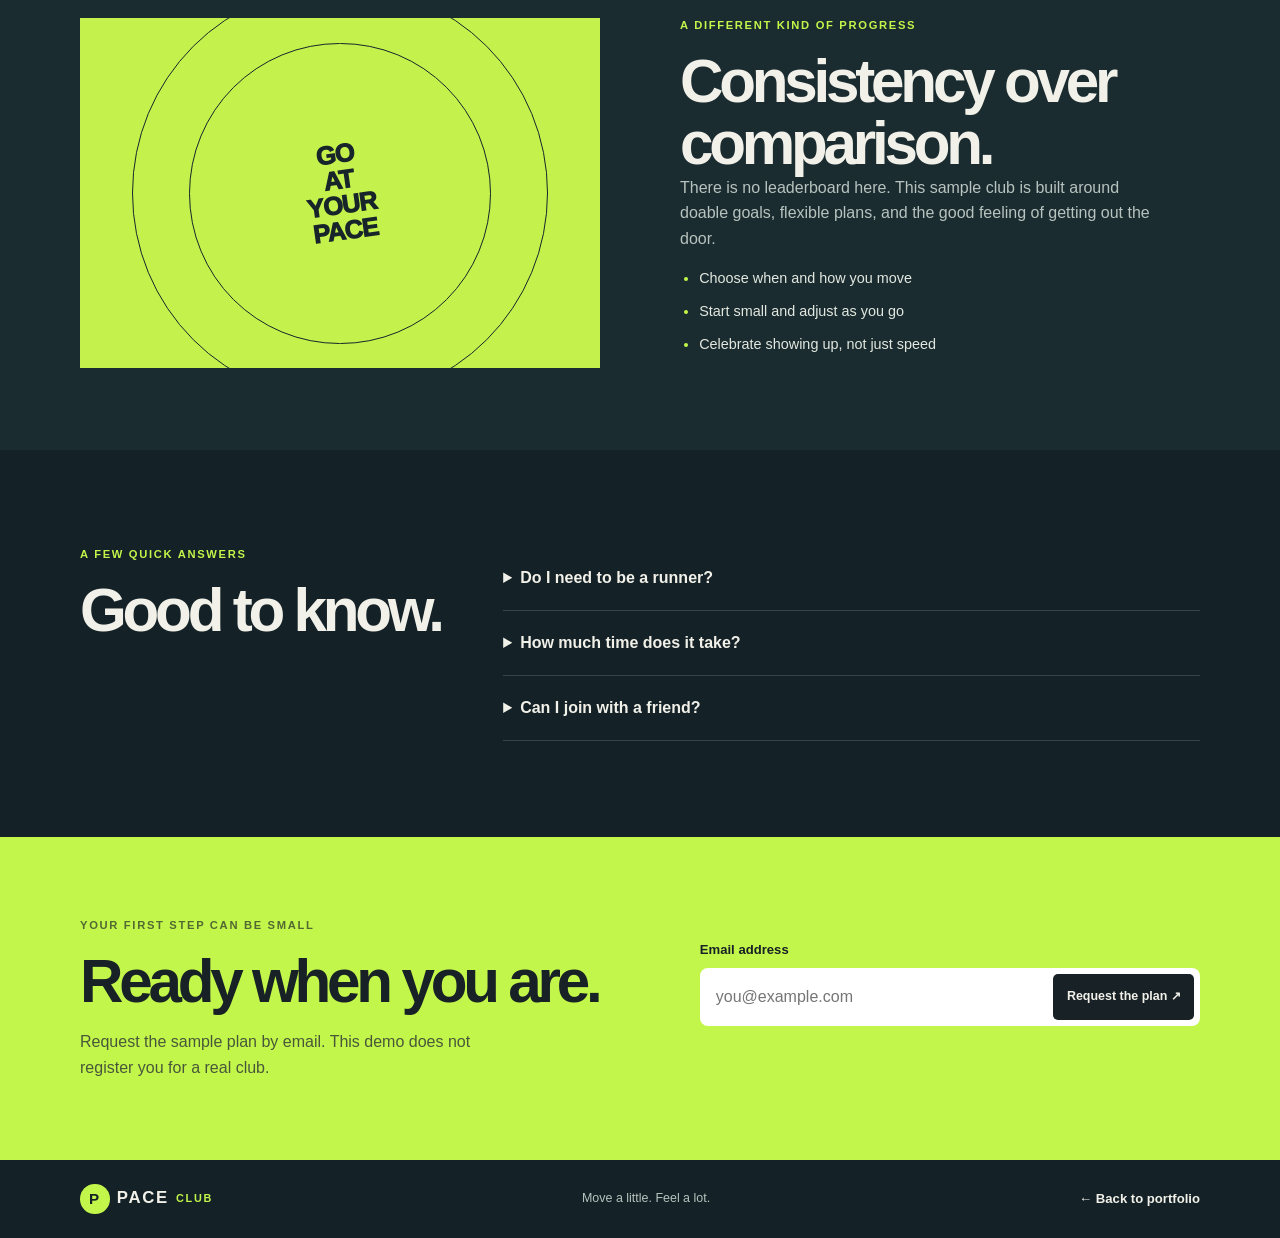
<file: projects/pace-club/index.html>
<!doctype html>
<html lang="en">
  <head>
    <meta charset="UTF-8" />
    <meta name="viewport" content="width=device-width, initial-scale=1.0" />
    <meta name="description" content="A concept campaign website for Pace Club, an encouraging movement community." />
    <meta name="theme-color" content="#142126" />
    <title>Pace Club — Find your next pace</title>
    <link rel="icon" href="../../favicon.svg" type="image/svg+xml" />
    <link rel="stylesheet" href="style.css" />
    <script src="main.js" defer></script>
  </head>
  <body>
    <a class="skip-link" href="#main">Skip to content</a>
    <div class="concept-note">Independent concept website · Pace Club is a sample campaign</div>
    <header class="site-header">
      <a class="wordmark" href="#home"><span class="mark">P</span>PACE<span class="word-club">CLUB</span></a>
      <nav aria-label="Main navigation"><a href="#programs">Programs</a><a href="#why-pace">Our approach</a><a href="#faq">FAQ</a></nav>
      <a class="join-link" href="#join">Find your pace <span aria-hidden="true">↗</span></a>
    </header>
    <main id="main">
      <section class="hero" id="home">
        <div class="hero-copy">
          <p class="eyebrow"><span></span> A movement club for real life</p>
          <h1>Start where<br />you <em>are.</em></h1>
          <p class="hero-lead">No perfect pace. No perfect plan. Just a little more movement, one good day at a time.</p>
          <a class="button" href="#join">Try a first week <span aria-hidden="true">↗</span></a>
          <p class="hero-footnote">All levels welcome. Your pace is the right pace.</p>
        </div>
        <div class="runner-art" role="img" aria-label="Abstract illustration of a runner moving along a bright green track">
          <div class="track track-one"></div><div class="track track-two"></div><div class="track track-three"></div>
          <div class="runner-shadow"></div><div class="runner-head"></div><div class="runner-body"></div>
          <div class="runner-arm arm-left"></div><div class="runner-arm arm-right"></div>
          <div class="runner-leg leg-left"></div><div class="runner-leg leg-right"></div>
          <span class="art-caption">MOVE A LITTLE. FEEL A LOT.</span>
          <span class="art-sticker">YOUR<br />PACE<br /><i>→</i></span>
        </div>
      </section>
      <section class="ticker" aria-label="Pace Club values"><span>SHOW UP AS YOU ARE</span><b>✳</b><span>SMALL STEPS COUNT</span><b>✳</b><span>MOVE AT YOUR PACE</span></section>
      <section class="programs section-wrap" id="programs">
        <div class="section-heading"><div><p class="eyebrow">Pick your starting point</p><h2>Movement that meets you here.</h2></div><p>Three simple ways to make room for more movement in your week.</p></div>
        <div class="program-grid">
          <article class="program-card"><span class="program-number">01 / RESET</span><div class="program-symbol symbol-sun" aria-hidden="true">↗</div><h3>The easy start</h3><p>Short walks and simple movement breaks to build a rhythm that sticks.</p><a href="#join">Explore the plan <span aria-hidden="true">→</span></a></article>
          <article class="program-card"><span class="program-number">02 / BUILD</span><div class="program-symbol symbol-line" aria-hidden="true">〰</div><h3>Find your rhythm</h3><p>A flexible mix of steady sessions for days when you have more in the tank.</p><a href="#join">Explore the plan <span aria-hidden="true">→</span></a></article>
          <article class="program-card"><span class="program-number">03 / TOGETHER</span><div class="program-symbol symbol-star" aria-hidden="true">✳</div><h3>Move with a crew</h3><p>Shared goals and friendly check-ins make it easier to keep showing up.</p><a href="#join">Explore the plan <span aria-hidden="true">→</span></a></article>
        </div>
      </section>
      <section class="why-section" id="why-pace">
        <div class="why-art" aria-hidden="true"><span class="orbit orbit-one"></span><span class="orbit orbit-two"></span><b>GO<br />AT<br />YOUR<br />PACE</b></div>
        <div><p class="eyebrow">A different kind of progress</p><h2>Consistency over comparison.</h2><p>There is no leaderboard here. This sample club is built around doable goals, flexible plans, and the good feeling of getting out the door.</p><ul><li>Choose when and how you move</li><li>Start small and adjust as you go</li><li>Celebrate showing up, not just speed</li></ul></div>
      </section>
      <section class="faq section-wrap" id="faq">
        <div><p class="eyebrow">A few quick answers</p><h2>Good to know.</h2></div>
        <div class="faq-list">
          <details><summary>Do I need to be a runner?</summary><p>No. The sample programs start with everyday movement, and you decide what progress looks like.</p></details>
          <details><summary>How much time does it take?</summary><p>The concept is designed around flexible sessions. Choose a pace and schedule that works for you.</p></details>
          <details><summary>Can I join with a friend?</summary><p>Absolutely. The shared-goal idea is part of this campaign concept.</p></details>
        </div>
      </section>
      <section class="join-section" id="join">
        <div><p class="eyebrow">Your first step can be small</p><h2>Ready when you are.</h2><p>Request the sample plan by email. This demo does not register you for a real club.</p></div>
        <form id="join-form"><label for="join-email">Email address</label><div class="email-row"><input id="join-email" name="email" type="email" placeholder="you@example.com" required /><button type="submit">Request the plan <span aria-hidden="true">↗</span></button></div><p class="form-status" id="join-status" aria-live="polite"></p></form>
      </section>
    </main>
    <footer><a class="wordmark" href="#home"><span class="mark">P</span>PACE<span class="word-club">CLUB</span></a><p>Move a little. Feel a lot.</p><a href="../../index.html#portfolio-section">← Back to portfolio</a></footer>
  </body>
</html>
</file>
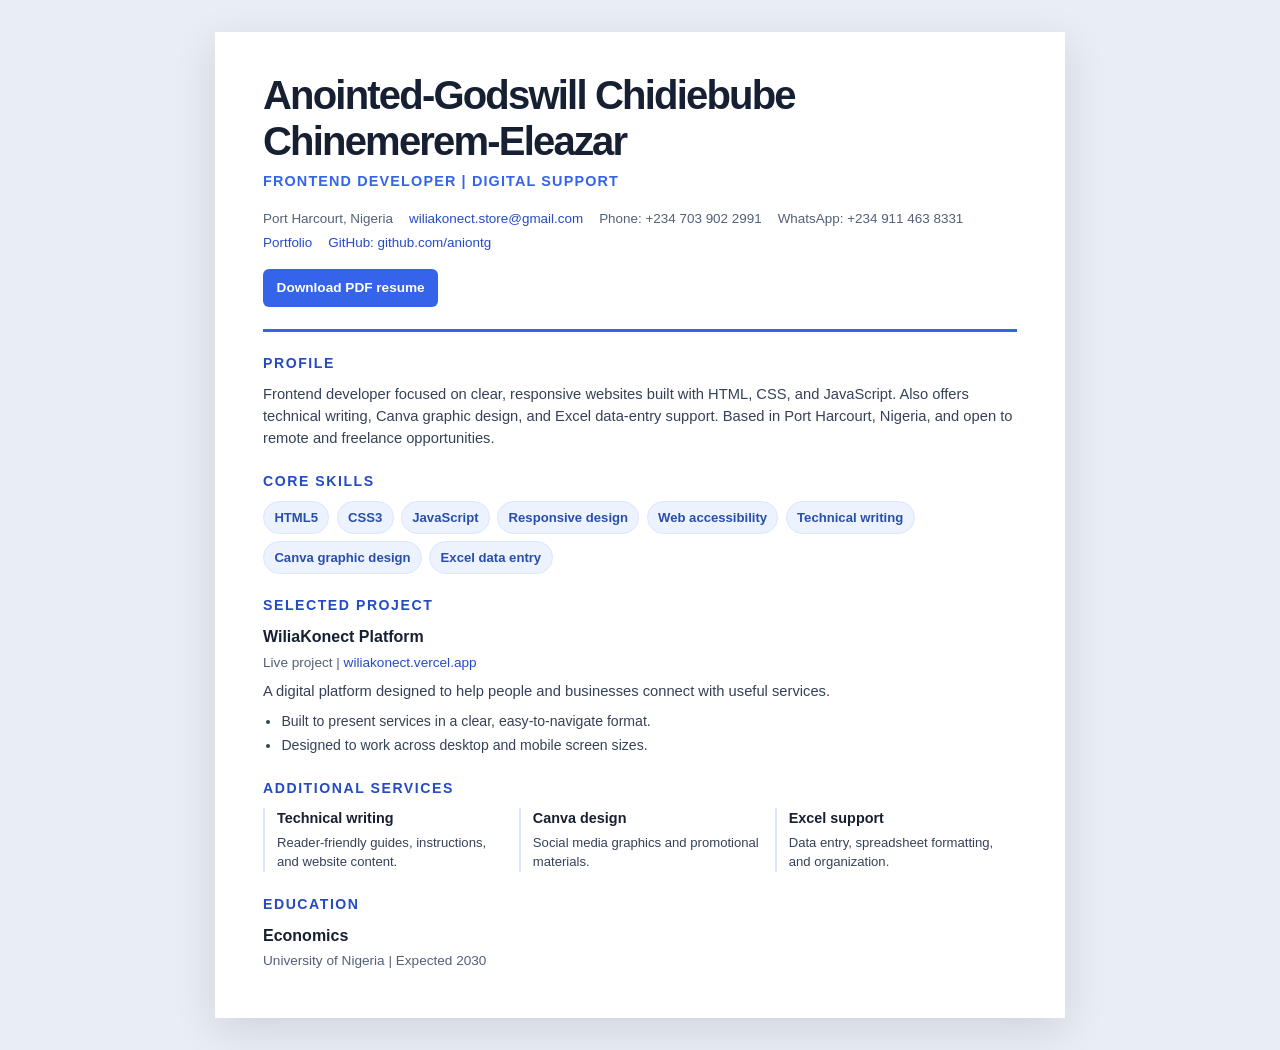
<file: resume.html>
<!doctype html>
<html lang="en">
  <head>
    <meta charset="UTF-8" />
    <meta name="viewport" content="width=device-width, initial-scale=1.0" />
    <meta
      name="description"
      content="Resume of Anointed-Godswill Chidiebube Chinemerem-Eleazar, frontend developer and digital support professional."
    />
    <title>Resume | Anointed-Godswill Chidiebube Chinemerem-Eleazar</title>
    <style>
      :root {
        color-scheme: light;
        font-family: Arial, Helvetica, sans-serif;
        color: #172033;
        background: #e9edf4;
      }

      * {
        box-sizing: border-box;
      }

      body {
        margin: 0;
        padding: 2rem 1rem;
        line-height: 1.5;
      }

      .resume {
        width: min(100%, 850px);
        margin: 0 auto;
        padding: 2.5rem 3rem;
        background: #ffffff;
        box-shadow: 0 12px 40px rgba(23, 32, 51, 0.12);
      }

      .resume-header {
        padding-bottom: 1.35rem;
        border-bottom: 3px solid #3563e9;
      }

      h1 {
        margin: 0;
        font-size: clamp(1.8rem, 5vw, 2.5rem);
        letter-spacing: -0.045em;
        line-height: 1.15;
      }

      .headline {
        margin: 0.45rem 0 1rem;
        color: #3563e9;
        font-size: 0.9rem;
        font-weight: 700;
        letter-spacing: 0.08em;
        text-transform: uppercase;
      }

      .contact-line {
        display: flex;
        flex-wrap: wrap;
        gap: 0.25rem 1rem;
        color: #526078;
        font-size: 0.84rem;
      }

      .contact-line a,
      .project a {
        color: #244bc4;
        text-decoration: none;
      }

      .download-link {
        display: inline-flex;
        margin-top: 1rem;
        padding: 0.55rem 0.85rem;
        border-radius: 6px;
        color: #ffffff;
        background: #3563e9;
        font-size: 0.85rem;
        font-weight: 700;
        text-decoration: none;
      }

      section {
        margin-top: 1.35rem;
      }

      h2 {
        margin: 0 0 0.55rem;
        color: #244bc4;
        font-size: 0.88rem;
        letter-spacing: 0.11em;
        text-transform: uppercase;
      }

      p {
        margin: 0;
        color: #354158;
        font-size: 0.92rem;
      }

      .skills {
        display: flex;
        flex-wrap: wrap;
        gap: 0.45rem;
      }

      .skills span {
        padding: 0.35rem 0.65rem;
        border: 1px solid #dce5ff;
        border-radius: 999px;
        color: #294ea9;
        background: #edf2ff;
        font-size: 0.82rem;
        font-weight: 600;
      }

      .project h3,
      .education h3 {
        margin: 0 0 0.2rem;
        font-size: 1rem;
      }

      .project-meta,
      .education-meta {
        margin-bottom: 0.45rem;
        color: #526078;
        font-size: 0.85rem;
      }

      .project ul {
        display: grid;
        gap: 0.2rem;
        margin: 0.55rem 0 0;
        padding-left: 1.15rem;
        color: #354158;
        font-size: 0.88rem;
      }

      .services {
        display: grid;
        grid-template-columns: repeat(3, minmax(0, 1fr));
        gap: 0.85rem;
      }

      .services article {
        padding-left: 0.75rem;
        border-left: 2px solid #dce5ff;
      }

      .services h3 {
        margin: 0 0 0.2rem;
        font-size: 0.9rem;
      }

      .services p {
        font-size: 0.82rem;
      }

      @page {
        size: A4;
        margin: 13mm;
      }

      @media print {
        :root {
          background: #ffffff;
        }

        body {
          padding: 0;
          print-color-adjust: exact;
          -webkit-print-color-adjust: exact;
        }

        .resume {
          width: auto;
          margin: 0;
          padding: 0;
          box-shadow: none;
        }

        .download-link {
          display: none;
        }

        section,
        .project,
        .education {
          break-inside: avoid;
        }
      }

      @media (max-width: 600px) {
        body {
          padding: 0;
        }

        .resume {
          padding: 1.5rem;
        }

        .services {
          grid-template-columns: 1fr;
        }
      }
    </style>
  </head>
  <body>
    <main class="resume">
      <header class="resume-header">
        <h1>Anointed-Godswill Chidiebube Chinemerem-Eleazar</h1>
        <p class="headline">Frontend Developer | Digital Support</p>
        <div class="contact-line">
          <span>Port Harcourt, Nigeria</span>
          <a href="mailto:wiliakonect.store@gmail.com">wiliakonect.store@gmail.com</a>
          <span>Phone: +234 703 902 2991</span>
          <span>WhatsApp: +234 911 463 8331</span>
          <a href="https://anointed-portfolio.vercel.app/">Portfolio</a>
          <a href="https://github.com/aniontg">GitHub: github.com/aniontg</a>
        </div>
        <a class="download-link" href="./Anointed-Godswill-Resume.pdf" download>
          Download PDF resume
        </a>
      </header>

      <section aria-labelledby="profile-title">
        <h2 id="profile-title">Profile</h2>
        <p>
          Frontend developer focused on clear, responsive websites built with
          HTML, CSS, and JavaScript. Also offers technical writing, Canva graphic
          design, and Excel data-entry support. Based in Port Harcourt, Nigeria,
          and open to remote and freelance opportunities.
        </p>
      </section>

      <section aria-labelledby="skills-title">
        <h2 id="skills-title">Core skills</h2>
        <div class="skills">
          <span>HTML5</span>
          <span>CSS3</span>
          <span>JavaScript</span>
          <span>Responsive design</span>
          <span>Web accessibility</span>
          <span>Technical writing</span>
          <span>Canva graphic design</span>
          <span>Excel data entry</span>
        </div>
      </section>

      <section aria-labelledby="project-title">
        <h2 id="project-title">Selected project</h2>
        <article class="project">
          <h3>WiliaKonect Platform</h3>
          <p class="project-meta">
            Live project |
            <a href="https://wiliakonect.vercel.app/">wiliakonect.vercel.app</a>
          </p>
          <p>
            A digital platform designed to help people and businesses connect
            with useful services.
          </p>
          <ul>
            <li>Built to present services in a clear, easy-to-navigate format.</li>
            <li>Designed to work across desktop and mobile screen sizes.</li>
          </ul>
        </article>
      </section>

      <section aria-labelledby="services-title">
        <h2 id="services-title">Additional services</h2>
        <div class="services">
          <article>
            <h3>Technical writing</h3>
            <p>Reader-friendly guides, instructions, and website content.</p>
          </article>
          <article>
            <h3>Canva design</h3>
            <p>Social media graphics and promotional materials.</p>
          </article>
          <article>
            <h3>Excel support</h3>
            <p>Data entry, spreadsheet formatting, and organization.</p>
          </article>
        </div>
      </section>

      <section class="education" aria-labelledby="education-title">
        <h2 id="education-title">Education</h2>
        <h3>Economics</h3>
        <p class="education-meta">University of Nigeria | Expected 2030</p>
      </section>
    </main>
  </body>
</html>
</file>
<file: style.css>
* {
  box-sizing: border-box;
  margin: 0;
  padding: 0;
}

:root {
  color-scheme: dark;
  scroll-behavior: smooth;
  scroll-padding-top: 5.5rem;
  --color-ink: #edf5ff;
  --color-muted: #a7b6ca;
  --color-accent: #5eead4;
  --color-accent-dark: #7af3e3;
  --color-accent-soft: #12313b;
  --color-surface: #0d1a2c;
  --color-panel: #111f33;
  --color-page: #07111f;
  --color-border: #263a55;
  --color-dark: #040a14;
}

body {
  background: var(--color-page);
  color: var(--color-ink);
  font-family:
    system-ui, -apple-system, BlinkMacSystemFont, "Segoe UI", Roboto, Oxygen,
    Ubuntu, Cantarell, "Open Sans", "Helvetica Neue", sans-serif;
  line-height: 1.65;
}

a {
  color: inherit;
}

button,
input,
textarea {
  font: inherit;
}

a:focus-visible,
button:focus-visible,
input:focus-visible,
textarea:focus-visible {
  outline: 3px solid var(--color-accent);
  outline-offset: 3px;
}

.site-header {
  position: sticky;
  top: 0;
  z-index: 10;
  border-bottom: 1px solid rgba(137, 165, 205, 0.16);
  background: rgba(5, 12, 23, 0.9);
  backdrop-filter: blur(12px);
}

.header-container {
  display: flex;
  align-items: center;
  justify-content: space-between;
  gap: 2rem;
  width: min(100% - 3rem, 1120px);
  min-height: 5rem;
  margin: 0 auto;
}

.brand {
  color: var(--color-ink);
  font-size: 1.15rem;
  font-weight: 750;
  letter-spacing: -0.035em;
  text-decoration: none;
  white-space: nowrap;
}

.brand span {
  color: var(--color-accent);
}

nav ul {
  display: flex;
  align-items: center;
  gap: clamp(1.25rem, 3vw, 2.25rem);
  list-style: none;
}

nav a {
  color: var(--color-muted);
  font-size: 0.94rem;
  font-weight: 600;
  text-decoration: none;
  transition: color 180ms ease;
}

nav a:hover {
  color: var(--color-accent);
}

.header-cta,
.button {
  display: inline-flex;
  align-items: center;
  justify-content: center;
  min-height: 2.9rem;
  padding: 0.72rem 1.15rem;
  border: 1px solid transparent;
  border-radius: 8px;
  font-weight: 700;
  text-align: center;
  text-decoration: none;
  transition:
    transform 180ms ease,
    background-color 180ms ease,
    border-color 180ms ease;
}

.header-cta,
.button-primary {
  color: var(--color-dark);
  background: var(--color-accent);
}

.header-cta:hover,
.button-primary:hover {
  background: #8af5e5;
  transform: translateY(-2px);
}

.menu-toggle {
  display: none;
}

#hero-section {
  position: relative;
  isolation: isolate;
  overflow: hidden;
  padding: clamp(4rem, 8vw, 7rem) 1.5rem;
  background:
    radial-gradient(ellipse at 82% 45%, rgba(66, 104, 221, 0.2), transparent 35%),
    radial-gradient(ellipse at 15% 15%, rgba(94, 234, 212, 0.09), transparent 35%),
    var(--color-page);
}

#hero-section::before {
  position: absolute;
  z-index: -1;
  inset: 0;
  background-image:
    linear-gradient(rgba(138, 167, 211, 0.035) 1px, transparent 1px),
    linear-gradient(90deg, rgba(138, 167, 211, 0.035) 1px, transparent 1px);
  background-size: 46px 46px;
  content: "";
  mask-image: linear-gradient(to bottom, black, transparent 90%);
  pointer-events: none;
}

.hero-cont {
  display: grid;
  grid-template-columns: minmax(0, 1.1fr) minmax(280px, 0.8fr);
  align-items: center;
  gap: clamp(3rem, 8vw, 7rem);
  width: min(100%, 1080px);
  margin: 0 auto;
}

.hero-content {
  display: flex;
  flex-direction: column;
  align-items: flex-start;
  gap: 1.2rem;
}

.eyebrow {
  color: var(--color-accent);
  font-size: 0.78rem;
  font-weight: 750;
  letter-spacing: 0.12em;
  text-transform: uppercase;
}

.hero-content > .eyebrow {
  display: inline-flex;
  align-items: center;
  gap: 0.6rem;
  padding: 0.48rem 0.75rem;
  border: 1px solid rgba(94, 234, 212, 0.22);
  border-radius: 999px;
  background: rgba(17, 31, 51, 0.82);
  letter-spacing: 0.045em;
}

.hero-content > .eyebrow::before {
  width: 0.5rem;
  height: 0.5rem;
  border-radius: 50%;
  background: #4ade80;
  content: "";
}

.hero-content h1 {
  max-width: 13ch;
  color: var(--color-ink);
  font-size: clamp(2.8rem, 6vw, 4.65rem);
  letter-spacing: -0.065em;
  line-height: 1.06;
}

.role {
  color: var(--color-accent);
  font-size: 1rem;
  font-weight: 700;
}

.hero-description {
  max-width: 58ch;
  color: var(--color-muted);
  font-size: 1.08rem;
}

.hero-actions {
  display: flex;
  flex-wrap: wrap;
  gap: 0.8rem;
  margin-top: 0.3rem;
}

.button-secondary {
  border-color: #344967;
  color: var(--color-ink);
  background: rgba(255, 255, 255, 0.035);
}

.button-secondary:hover {
  border-color: var(--color-accent);
  color: var(--color-accent);
  transform: translateY(-2px);
}

.hero-img-container {
  --rotate-x: 0deg;
  --rotate-y: 0deg;
  position: relative;
  justify-self: center;
  width: min(100%, 390px);
  perspective: 1100px;
  transform: rotateX(var(--rotate-x)) rotateY(var(--rotate-y));
  transform-style: preserve-3d;
  transition: transform 220ms ease-out;
}

.hero-img-container::before {
  position: absolute;
  z-index: 0;
  inset: 1rem -1rem -1rem 1rem;
  border: 1px solid rgba(94, 234, 212, 0.44);
  border-radius: 26px;
  content: "";
  transform: translateZ(-24px) rotateY(-3deg);
}

.hero-img {
  position: relative;
  display: block;
  width: 100%;
  aspect-ratio: 4 / 4.6;
  border: 7px solid #14243a;
  border-radius: 26px;
  object-fit: cover;
  object-position: center 27%;
  box-shadow:
    0 0 0 1px rgba(94, 234, 212, 0.22),
    0 24px 70px rgba(0, 0, 0, 0.42),
    0 0 65px rgba(53, 99, 233, 0.16);
  transform: translateZ(24px) rotateY(-3deg);
  transition: transform 220ms ease-out;
}

#about-section,
#services-section,
#portfolio-section,
#contact-section {
  padding: clamp(4.5rem, 8vw, 7rem) 1.5rem;
}

#about-section {
  border-top: 1px solid var(--color-border);
  border-bottom: 1px solid var(--color-border);
  background: var(--color-surface);
}

.about-container,
.portfolio-container {
  width: min(100%, 1080px);
  margin: 0 auto;
}

h2 {
  margin: 0.45rem 0 0.8rem;
  color: var(--color-ink);
  font-size: clamp(2rem, 4vw, 2.8rem);
  letter-spacing: -0.045em;
  line-height: 1.2;
}

.section-subtitle {
  max-width: 66ch;
  margin-bottom: 2.4rem;
  color: var(--color-muted);
  font-size: 1.05rem;
}

.about-content > p {
  max-width: 76ch;
  margin-bottom: 2.2rem;
  color: var(--color-muted);
  font-size: 1.05rem;
  line-height: 1.85;
}

.skills-showcase {
  display: grid;
  grid-template-columns: repeat(2, minmax(0, 1fr));
  gap: 1.2rem;
}

.skill-group {
  padding: 1.35rem;
  border: 1px solid var(--color-border);
  border-radius: 12px;
  background: var(--color-page);
}

.skill-group h3 {
  margin-bottom: 0.9rem;
  color: var(--color-ink);
  font-size: 1rem;
}

.skills-list,
.project-tags {
  display: flex;
  flex-wrap: wrap;
  gap: 0.55rem;
}

.skills-list span,
.project-tags span {
  padding: 0.38rem 0.72rem;
  border: 1px solid rgba(94, 234, 212, 0.2);
  border-radius: 999px;
  color: var(--color-accent);
  background: var(--color-accent-soft);
  font-size: 0.82rem;
  font-weight: 650;
}

#services-section {
  border-bottom: 1px solid var(--color-border);
  background: var(--color-surface);
}

.services-container {
  width: min(100%, 1080px);
  margin: 0 auto;
}

.services-grid {
  display: grid;
  grid-template-columns: repeat(2, minmax(0, 1fr));
  gap: 1rem;
  margin-top: 2.5rem;
}

.service-card {
  --rotate-x: 0deg;
  --rotate-y: 0deg;
  --pointer-x: 50%;
  --pointer-y: 50%;
  position: relative;
  isolation: isolate;
  overflow: hidden;
  display: flex;
  flex-direction: column;
  align-items: flex-start;
  min-height: 21rem;
  padding: clamp(1.35rem, 3vw, 1.8rem);
  border: 1px solid var(--color-border);
  border-radius: 13px;
  background: var(--color-panel);
  transition:
    transform 180ms ease,
    border-color 180ms ease,
    box-shadow 180ms ease;
  transform: perspective(1100px) rotateX(var(--rotate-x)) rotateY(var(--rotate-y));
  transform-style: preserve-3d;
}

.service-card::before,
.project-card::before {
  position: absolute;
  z-index: 0;
  inset: 0;
  border-radius: inherit;
  background: radial-gradient(
    circle at var(--pointer-x) var(--pointer-y),
    rgba(94, 234, 212, 0.11),
    transparent 58%
  );
  content: "";
  opacity: 0;
  pointer-events: none;
  transition: opacity 180ms ease;
}

.service-card > *,
.project-card > * {
  position: relative;
  z-index: 1;
  transform: translateZ(8px);
}

.service-card:hover {
  border-color: rgba(94, 234, 212, 0.5);
  box-shadow: 0 12px 32px rgba(0, 0, 0, 0.24), 0 0 24px rgba(94, 234, 212, 0.07);
}

.service-number {
  margin-bottom: 1rem;
  color: var(--color-accent);
  font-size: 0.72rem;
  font-weight: 750;
  letter-spacing: 0.09em;
}

.service-card h3 {
  margin-bottom: 0.55rem;
  color: var(--color-ink);
  font-size: 1.2rem;
  letter-spacing: -0.02em;
}

.service-card > p:not(.service-number) {
  margin-bottom: 1rem;
  color: var(--color-muted);
  font-size: 0.94rem;
  line-height: 1.7;
}

.service-card ul {
  display: grid;
  gap: 0.35rem;
  margin-bottom: 1.35rem;
  list-style: none;
}

.service-card li {
  position: relative;
  padding-left: 1.15rem;
  color: var(--color-muted);
  font-size: 0.87rem;
}

.service-card li::before {
  position: absolute;
  left: 0;
  top: 0.62rem;
  width: 0.4rem;
  height: 0.4rem;
  border-radius: 50%;
  background: var(--color-accent);
  box-shadow: 0 0 10px rgba(94, 234, 212, 0.4);
  content: "";
}

.service-link {
  margin-top: auto;
  color: var(--color-accent-dark);
  font-size: 0.9rem;
  font-weight: 700;
  text-decoration: none;
}

.service-link:hover {
  text-decoration: underline;
  text-underline-offset: 4px;
}

.process {
  display: grid;
  grid-template-columns: minmax(0, 0.75fr) minmax(0, 1.6fr);
  align-items: start;
  gap: 2.5rem;
  margin-top: clamp(3.5rem, 7vw, 5rem);
  padding-top: 2.5rem;
  border-top: 1px solid var(--color-border);
}

.process-heading h2 {
  font-size: clamp(1.7rem, 3vw, 2.2rem);
}

.process-list {
  display: grid;
  grid-template-columns: repeat(3, minmax(0, 1fr));
  gap: 1rem;
  list-style: none;
}

.process-list li {
  display: flex;
  flex-direction: column;
  align-items: flex-start;
  gap: 0.85rem;
}

.process-list li > span {
  display: grid;
  width: 2.2rem;
  aspect-ratio: 1;
  place-items: center;
  border-radius: 50%;
  color: var(--color-accent);
  background: var(--color-accent-soft);
  font-size: 0.78rem;
  font-weight: 750;
}

.process-list h3 {
  margin-bottom: 0.35rem;
  color: var(--color-ink);
  font-size: 0.98rem;
}

.process-list p {
  color: var(--color-muted);
  font-size: 0.86rem;
  line-height: 1.6;
}

#portfolio-section {
  background: var(--color-page);
}

.portfolio-grid {
  display: grid;
  grid-template-columns: repeat(3, minmax(0, 1fr));
  gap: 1.15rem;
  margin-top: 2.7rem;
}

.project-card {
  --rotate-x: 0deg;
  --rotate-y: 0deg;
  --pointer-x: 50%;
  --pointer-y: 50%;
  position: relative;
  isolation: isolate;
  overflow: hidden;
  display: flex;
  flex-direction: column;
  align-items: flex-start;
  min-height: 27rem;
  border: 1px solid var(--color-border);
  border-radius: 13px;
  background: var(--color-panel);
  box-shadow: 0 8px 26px rgba(0, 0, 0, 0.2);
  transition:
    transform 180ms ease,
    border-color 180ms ease,
    box-shadow 180ms ease;
  transform: perspective(1100px) rotateX(var(--rotate-x)) rotateY(var(--rotate-y));
  transform-style: preserve-3d;
}

.project-preview {
  display: block;
  width: 100%;
  aspect-ratio: 16 / 9;
  border-bottom: 1px solid var(--color-border);
  object-fit: cover;
}

.project-content {
  display: flex;
  flex: 1;
  flex-direction: column;
  align-items: flex-start;
  width: 100%;
  padding: 1.35rem;
}

.project-card:hover {
  border-color: rgba(94, 234, 212, 0.5);
  box-shadow: 0 18px 38px rgba(0, 0, 0, 0.28), 0 0 28px rgba(94, 234, 212, 0.08);
}

.project-meta {
  display: flex;
  justify-content: space-between;
  width: 100%;
  gap: 0.75rem;
  margin-bottom: 1.4rem;
  color: var(--color-accent);
  font-size: 0.72rem;
  font-weight: 750;
  letter-spacing: 0.07em;
  text-transform: uppercase;
}

.project-card h3 {
  margin-bottom: 0.6rem;
  color: var(--color-ink);
  font-size: 1.17rem;
  letter-spacing: -0.02em;
}

.project-card > p {
  flex-grow: 1;
  margin-bottom: 1.1rem;
  color: var(--color-muted);
  font-size: 0.94rem;
  line-height: 1.7;
}

.project-tags {
  margin-bottom: 1.25rem;
}

.project-tags span {
  padding: 0.3rem 0.6rem;
  font-size: 0.72rem;
}

.project-link {
  color: var(--color-accent);
  font-weight: 700;
  text-decoration: none;
}

.project-link:hover {
  text-decoration: underline;
  text-underline-offset: 4px;
}

@media (hover: hover) and (pointer: fine) and (prefers-reduced-motion: no-preference) {
  .hero-img-container:hover .hero-img {
    transform: translateZ(34px) rotateY(-3deg);
  }

  .service-card:hover,
  .project-card:hover {
    transform: perspective(1100px) rotateX(var(--rotate-x)) rotateY(var(--rotate-y))
      translateY(-3px) translateZ(8px);
  }

  .service-card:hover::before,
  .project-card:hover::before {
    opacity: 1;
  }
}

#contact-section {
  color: var(--color-ink);
  background: var(--color-dark);
}

.contact-layout {
  display: grid;
  grid-template-columns: minmax(0, 0.9fr) minmax(0, 1.1fr);
  align-items: start;
  gap: clamp(2.5rem, 7vw, 6rem);
  width: min(100%, 1050px);
  margin: 0 auto;
}

.contact-copy .eyebrow {
  color: #8ea8ff;
}

#contact-section h2 {
  color: var(--color-ink);
}

.contact-copy .section-subtitle {
  max-width: 42ch;
  color: var(--color-muted);
  line-height: 1.75;
}

.contact-details {
  display: grid;
  gap: 1rem;
  margin-top: 2rem;
}

.contact-details a {
  display: flex;
  align-items: center;
  gap: 0.85rem;
  color: var(--color-ink);
  overflow-wrap: anywhere;
  text-decoration: none;
}

.contact-details a:hover {
  color: var(--color-accent);
}

.contact-details i {
  width: 1.4rem;
  color: var(--color-accent);
  font-size: 1.1rem;
  text-align: center;
}

.contact-form {
  display: flex;
  flex-direction: column;
  gap: 0.65rem;
  padding: clamp(1.25rem, 3vw, 2rem);
  border: 1px solid var(--color-border);
  border-radius: 14px;
  color: var(--color-ink);
  background: var(--color-panel);
  box-shadow: 0 18px 48px rgba(0, 0, 0, 0.3);
}

.contact-form label {
  margin-top: 0.35rem;
  color: var(--color-ink);
  font-size: 0.9rem;
  font-weight: 650;
}

.contact-form input,
.contact-form textarea {
  width: 100%;
  padding: 0.82rem 0.95rem;
  border: 1px solid #344967;
  border-radius: 7px;
  color: var(--color-ink);
  background: #091525;
  font-size: 1rem;
}

.contact-form input::placeholder,
.contact-form textarea::placeholder {
  color: #91a1b7;
}

.contact-form textarea {
  min-height: 8rem;
  resize: vertical;
}

.contact-form button {
  margin-top: 0.6rem;
  cursor: pointer;
}

.form-note {
  color: var(--color-muted);
  font-size: 0.82rem;
}

footer {
  display: flex;
  flex-wrap: wrap;
  justify-content: center;
  gap: 0.5rem 1rem;
  padding: 1.5rem;
  color: var(--color-muted);
  border-top: 1px solid var(--color-border);
  background: var(--color-page);
  font-size: 0.88rem;
  text-align: center;
}

footer a {
  color: var(--color-accent);
  font-weight: 650;
  text-decoration: none;
}

footer a:hover {
  text-decoration: underline;
}

@media (max-width: 900px) {
  nav ul {
    gap: 1.1rem;
  }

  .portfolio-grid {
    grid-template-columns: repeat(2, minmax(0, 1fr));
  }

  .hero-cont {
    gap: 3rem;
  }
}

@media (max-width: 680px) {
  :root {
    scroll-padding-top: 4.5rem;
  }

  .header-container {
    width: min(100% - 2rem, 720px);
    min-height: 4.5rem;
    gap: 0.75rem;
  }

  .brand {
    font-size: 1.02rem;
  }

  .menu-toggle {
    display: flex;
    flex-direction: column;
    justify-content: center;
    gap: 5px;
    width: 2.7rem;
    height: 2.7rem;
    margin-left: auto;
    padding: 0.65rem;
    border: 1px solid var(--color-border);
    border-radius: 7px;
    background: var(--color-surface);
    cursor: pointer;
  }

  .menu-toggle span {
    display: block;
    width: 100%;
    height: 2px;
    border-radius: 2px;
    background: var(--color-ink);
  }

  nav {
    position: absolute;
    top: 100%;
    right: 0;
    left: 0;
    display: none;
    padding: 0.5rem 1rem 1rem;
    border-bottom: 1px solid var(--color-border);
    background: var(--color-surface);
    box-shadow: 0 12px 20px rgba(0, 0, 0, 0.3);
  }

  nav.is-open {
    display: block;
  }

  nav ul {
    flex-direction: column;
    align-items: stretch;
    gap: 0;
    width: min(100%, 720px);
    margin: 0 auto;
  }

  nav a {
    display: block;
    padding: 0.75rem 0.4rem;
  }

  .header-cta {
    min-height: 2.65rem;
    padding: 0.58rem 0.8rem;
    font-size: 0.86rem;
  }

  #hero-section {
    padding: 3.75rem 1.25rem 4rem;
  }

  .hero-cont {
    grid-template-columns: 1fr;
    gap: 2.7rem;
  }

  .hero-content h1 {
    max-width: 12ch;
    font-size: clamp(2.65rem, 12vw, 3.8rem);
  }

  .hero-img-container {
    width: min(82%, 350px);
  }

  #about-section,
  #services-section,
  #portfolio-section,
  #contact-section {
    padding: 4.25rem 1.25rem;
  }

  .skills-showcase,
  .services-grid,
  .process,
  .process-list,
  .portfolio-grid,
  .contact-layout {
    grid-template-columns: 1fr;
  }

  .process {
    gap: 1.5rem;
  }

  .process-list {
    gap: 1.25rem;
  }

  .portfolio-grid {
    gap: 0.9rem;
    margin-top: 2rem;
  }

  .project-card {
    min-height: 0;
  }

  .contact-layout {
    gap: 1rem;
  }
}

@media (max-width: 380px) {
  .header-container {
    width: calc(100% - 1.25rem);
    gap: 0.5rem;
  }

  .brand {
    font-size: 0.94rem;
  }

  .header-cta {
    padding-inline: 0.65rem;
    font-size: 0.8rem;
  }

  .hero-actions {
    align-items: stretch;
    flex-direction: column;
    width: 100%;
  }
}

@media (prefers-reduced-motion: reduce) {
  *,
  *::before,
  *::after {
    scroll-behavior: auto !important;
    transition-duration: 0.01ms !important;
  }
}
</file>
<file: projects/form-goods/style.css>
* { box-sizing: border-box; }
:root { color-scheme: light; --ink: #252b27; --muted: #747a72; --olive: #657468; --line: #e4e1d9; --paper: #f8f7f3; }
html { scroll-behavior: smooth; scroll-padding-top: 5rem; }
body { margin: 0; color: var(--ink); background: var(--paper); font-family: "Segoe UI", Arial, sans-serif; line-height: 1.6; }
a { color: inherit; }
button, input { font: inherit; }
button:focus-visible, a:focus-visible, input:focus-visible { outline: 3px solid #b58052; outline-offset: 3px; }
.skip-link { position: absolute; top: -4rem; left: 1rem; z-index: 10; padding: .5rem 1rem; color: #fff; background: #252b27; }.skip-link:focus { top: 1rem; }
.concept-note { padding: .35rem 1rem; color: #667166; background: #e9ece5; font-size: .73rem; letter-spacing: .05em; text-align: center; }
.site-header { display: flex; align-items: center; justify-content: space-between; gap: 2rem; width: min(100% - 3rem, 1220px); min-height: 5.2rem; margin: auto; border-bottom: 1px solid var(--line); }
.wordmark { color: var(--ink); font-size: 1.12rem; font-weight: 850; letter-spacing: .12em; text-decoration: none; white-space: nowrap; }.wordmark span { color: #a27b50; }
.site-header nav { display: flex; gap: 2rem; }.site-header nav a { color: var(--muted); font-size: .87rem; font-weight: 650; text-decoration: none; }.site-header nav a:hover { color: var(--ink); }
.bag-button { padding: .5rem .85rem; border: 1px solid var(--ink); border-radius: 99px; color: var(--ink); background: transparent; font-size: .82rem; font-weight: 700; cursor: pointer; }.bag-button span { display: inline-grid; min-width: 1.35rem; height: 1.35rem; margin-left: .35rem; place-items: center; border-radius: 50%; color: #fff; background: var(--ink); }
.cart-dialog { width: min(100% - 2rem, 520px); max-height: min(82vh, 720px); margin: auto; padding: 1.5rem; border: 1px solid var(--line); border-radius: 12px; color: var(--ink); background: var(--paper); box-shadow: 0 24px 80px #1f281e40; }
.cart-dialog::backdrop { background: #18201bb3; backdrop-filter: blur(4px); }
.cart-header { display: flex; align-items: flex-start; justify-content: space-between; gap: 1rem; }
.cart-header .eyebrow { margin-bottom: .2rem; }
.cart-header h2 { margin: 0; font-family: Georgia, serif; font-size: 2rem; font-weight: 500; letter-spacing: -.05em; }
.cart-close { width: 2.2rem; aspect-ratio: 1; border: 1px solid var(--line); border-radius: 50%; color: var(--ink); background: transparent; font-size: 1.4rem; cursor: pointer; }
.cart-intro, .cart-empty { color: var(--muted); font-size: .82rem; }
.cart-items { display: grid; max-height: 36vh; overflow-y: auto; }
.cart-line { display: grid; grid-template-columns: minmax(0, 1fr) auto auto; align-items: center; gap: .8rem; padding: .9rem 0; border-top: 1px solid var(--line); }
.cart-line > div:first-child { display: grid; gap: .15rem; }
.cart-line > div:first-child strong, .cart-line > strong { font-size: .82rem; }
.cart-line > div:first-child span { color: var(--muted); font-size: .72rem; }
.cart-line-controls { display: flex; align-items: center; gap: .45rem; }
.cart-line-controls button { display: grid; width: 1.7rem; aspect-ratio: 1; place-items: center; border: 1px solid var(--line); border-radius: 50%; color: var(--ink); background: transparent; cursor: pointer; }
.cart-line-controls span { min-width: 1rem; font-size: .8rem; text-align: center; }
.cart-summary { display: flex; justify-content: space-between; margin: .5rem 0 1rem; padding-top: 1rem; border-top: 1px solid var(--line); font-size: .9rem; }
.checkout-button, .clear-button { width: 100%; min-height: 2.8rem; border: 0; border-radius: 6px; font-size: .82rem; font-weight: 750; cursor: pointer; }
.checkout-button { color: #fff; background: var(--ink); }
.checkout-button:hover:not(:disabled) { background: #55665a; }
.clear-button { margin-top: .5rem; color: var(--muted); background: transparent; }
.checkout-button:disabled, .clear-button:disabled { cursor: not-allowed; opacity: .48; }
.cart-message { min-height: 2rem; margin: .6rem 0 0; color: #63725f; font-size: .75rem; }
.hero { display: grid; grid-template-columns: .8fr 1.2fr; align-items: center; gap: clamp(3rem, 8vw, 8rem); width: min(100% - 3rem, 1220px); min-height: 580px; margin: auto; padding: 4rem 0 5rem; }
.hero-copy { max-width: 440px; }.eyebrow { margin: 0 0 .9rem; color: #8e765a; font-size: .7rem; font-weight: 800; letter-spacing: .16em; text-transform: uppercase; }
h1, h2 { margin: 0 0 1rem; font-family: Georgia, serif; font-weight: 500; letter-spacing: -.06em; line-height: 1.05; }h1 { font-size: clamp(3.5rem, 7vw, 6rem); }h1 em { color: #8e765a; font-weight: 400; }h2 { font-size: clamp(2.2rem, 4vw, 3.6rem); }
.hero-copy > p:not(.eyebrow) { max-width: 410px; color: var(--muted); }.button { display: inline-flex; gap: 1rem; margin-top: 1.1rem; padding: .82rem 1.2rem; border-radius: 99px; color: #fff; background: var(--ink); font-size: .88rem; font-weight: 700; text-decoration: none; }.button:hover { background: #55665a; }
.hero-note { display: block; margin-top: 2.5rem; color: #898e85; font-size: .77rem; }
.hero-still-life { position: relative; min-height: 410px; overflow: hidden; background: #e7e4da; isolation: isolate; }.backdrop { position: absolute; inset: 12% 9% 0; border-radius: 48% 48% 0 0; background: #d6dbd0; }.hero-still-life::after { position: absolute; right: 0; bottom: 0; left: 0; height: 20%; background: #cec5b4; content: ""; }
.hero-vase { position: absolute; z-index: 2; bottom: 16%; left: 32%; width: 22%; height: 42%; border-radius: 40% 40% 20% 20%; background: linear-gradient(90deg, #a5754e, #d0a47c 53%, #a77753); }.hero-vase::before { position: absolute; top: -14%; left: 30%; width: 40%; height: 20%; border-radius: 6px 6px 0 0; background: #b18460; content: ""; }
.branch { position: absolute; z-index: 2; bottom: 51%; left: 43%; width: 3px; height: 33%; background: #60745e; transform: rotate(12deg); transform-origin: bottom; }.branch::before, .branch::after { position: absolute; width: 50px; height: 22px; border-radius: 100% 0 100% 0; background: #84937c; content: ""; }.branch::before { top: 25%; left: -45px; transform: rotate(-20deg); }.branch::after { top: 4%; left: 2px; transform: rotate(30deg); }.branch-b { left: 39%; height: 27%; transform: rotate(-18deg); }
.hero-bag { position: absolute; z-index: 2; right: 13%; bottom: 16%; width: 26%; height: 31%; border-radius: 8px 8px 17px 17px; color: #827765; background: #f4f0e5; box-shadow: 0 14px 20px #39362b20; text-align: center; }.hero-bag::before { position: absolute; top: -28%; left: 25%; width: 50%; height: 33%; border: 6px solid #f4f0e5; border-bottom: 0; border-radius: 50% 50% 0 0; content: ""; }.hero-bag span { display: block; margin-top: 30%; font-family: Georgia, serif; font-size: 1.15rem; }
.hero-label { position: absolute; z-index: 3; bottom: 1rem; left: 1.2rem; color: #fff; font-size: .67rem; font-weight: 750; letter-spacing: .12em; text-shadow: 0 1px 4px #0008; }
.shop-section { width: min(100% - 3rem, 1220px); margin: auto; padding: 4.5rem 0 6rem; border-top: 1px solid var(--line); }.section-heading { display: flex; align-items: end; justify-content: space-between; gap: 2rem; }.section-heading > p { max-width: 360px; color: var(--muted); }
.shop-tools { display: flex; align-items: center; justify-content: space-between; gap: 1rem; margin: 2rem 0 1.2rem; }.filters { display: flex; flex-wrap: wrap; gap: .5rem; }.filter-button { padding: .55rem .9rem; border: 1px solid var(--line); border-radius: 99px; color: var(--muted); background: transparent; font-size: .78rem; cursor: pointer; }.filter-button.is-active, .filter-button:hover { border-color: var(--ink); color: #fff; background: var(--ink); }.bag-status { min-height: 1.3rem; margin: 0; color: #737b70; font-size: .78rem; text-align: right; }
.product-grid { display: grid; grid-template-columns: repeat(4, minmax(0, 1fr)); gap: 1rem; }.product-card[hidden] { display: none; }.product-art { position: relative; display: grid; aspect-ratio: 4 / 4.6; overflow: hidden; place-items: center; background: #e9e5db; }.product-art::before, .product-art::after { position: absolute; content: ""; }.product-art.vase { background: linear-gradient(155deg, #eee9dc, #dcd7ca); }.product-art.vase::before { top: 35%; left: 37%; width: 27%; height: 45%; border-radius: 40% 40% 25% 25%; background: linear-gradient(90deg, #af7952, #d1a37c 55%, #a57450); box-shadow: 0 18px 22px #322c231f; }.product-art.vase::after { top: 28%; left: 44%; width: 14%; height: 10%; border-radius: 4px 4px 0 0; background: #bc8a61; }
.product-art.tote { background: linear-gradient(155deg, #e5e9df, #d6ded1); }.product-art.tote::before { top: 32%; left: 28%; width: 44%; height: 49%; border-radius: 7px 7px 16px 16px; background: #f4f1e7; box-shadow: 0 14px 20px #30352d21; }.product-art.tote::after { top: 20%; left: 39%; width: 22%; height: 22%; border: 6px solid #f4f1e7; border-bottom: 0; border-radius: 50% 50% 0 0; }
.product-art.bowl { background: linear-gradient(140deg, #eae2d7, #ddd5c8); }.product-art.bowl::before { top: 42%; left: 25%; width: 50%; height: 30%; border-radius: 8% 8% 50% 50%; background: linear-gradient(180deg, #b78560, #d3aa83); box-shadow: 0 17px 19px #3a302321; }.product-art.bowl::after { top: 38%; left: 27%; width: 46%; height: 10%; border-radius: 50%; background: #e7caab; }
.product-art.lamp { background: linear-gradient(150deg, #ece8de, #e2ded1); }.product-art.lamp::before { top: 30%; left: 28%; width: 44%; height: 29%; border-radius: 80% 80% 12% 12%; background: #be9a69; box-shadow: 0 20px 36px #d4ae6e77; }.product-art.lamp::after { top: 56%; left: 48%; width: 4%; height: 23%; background: #6d6555; box-shadow: 0 45px 0 14px #887c67; }
.product-kind { margin: 1rem 0 .25rem; color: #8b8e82; font-size: .66rem; font-weight: 750; letter-spacing: .12em; }.product-card h3 { margin: 0 0 .55rem; font-family: Georgia, serif; font-size: 1.22rem; font-weight: 500; }.product-buy { display: flex; align-items: center; justify-content: space-between; gap: .4rem; }.product-buy > span { font-size: .85rem; font-weight: 700; }.product-buy button { padding: .45rem .6rem; border: 0; color: #576253; background: transparent; font-size: .73rem; font-weight: 700; cursor: pointer; }.product-buy button:hover { color: #9a6543; }.product-buy button span { margin-left: .3rem; font-size: 1.05rem; }
.story-section { display: grid; grid-template-columns: .65fr 1fr; align-items: center; gap: 4rem; padding: 5rem max(calc((100vw - 1000px) / 2), 1.5rem); background: #e9ece5; }.story-section > div:last-child { max-width: 570px; }.story-section > div:last-child > p:not(.eyebrow) { color: var(--muted); }.story-mark { display: grid; width: min(100%, 260px); aspect-ratio: 1; place-items: center; border: 1px solid #aab3a4; border-radius: 50%; color: #576655; font-family: Georgia, serif; font-size: 4rem; letter-spacing: -.12em; }.story-mark span { color: #a27b50; }
.text-link { color: var(--ink); font-size: .85rem; font-weight: 750; text-decoration: none; }.text-link:hover { color: #926b49; }
.newsletter { padding: 5rem 1.5rem; text-align: center; }.newsletter form { display: flex; width: min(100%, 490px); margin: 1.7rem auto .7rem; border-bottom: 1px solid #8e9188; }.sr-only { position: absolute; width: 1px; height: 1px; overflow: hidden; clip: rect(0,0,0,0); white-space: nowrap; clip-path: inset(50%); }.newsletter input { flex: 1; min-width: 0; padding: .8rem .2rem; border: 0; color: var(--ink); background: transparent; }.newsletter form button { padding: .7rem .2rem .7rem 1rem; border: 0; color: var(--ink); background: transparent; font-weight: 750; cursor: pointer; }.newsletter-status { min-height: 1.5rem; color: var(--muted); font-size: .77rem; }
footer { display: flex; align-items: center; justify-content: space-between; gap: 1rem; padding: 1.5rem max(calc((100vw - 1220px) / 2), 1.5rem); border-top: 1px solid var(--line); }footer p { margin: 0; color: var(--muted); font-size: .78rem; }footer > a:last-child { font-size: .82rem; font-weight: 700; text-decoration: none; }
@media (max-width: 800px) { .site-header { width: min(100% - 2rem, 650px); gap: 1rem; flex-wrap: wrap; padding: .9rem 0; }.site-header nav { order: 3; justify-content: center; width: 100%; }.hero { grid-template-columns: 1fr; width: min(100% - 2rem, 650px); gap: 2.5rem; padding: 3.5rem 0; }.hero-still-life { min-height: 350px; }.shop-section { width: min(100% - 2rem, 650px); }.product-grid { grid-template-columns: repeat(2, minmax(0, 1fr)); }.story-section { grid-template-columns: 1fr; gap: 2rem; padding: 4rem max(calc((100vw - 650px) / 2), 1rem); }.story-mark { width: 120px; font-size: 2.2rem; }.shop-tools { align-items: flex-start; flex-direction: column; }.bag-status { text-align: left; }footer { flex-wrap: wrap; padding-inline: 1rem; } }
@media (max-width: 420px) { .section-heading { display: block; }.product-grid { gap: .8rem; }.product-buy { align-items: flex-start; flex-direction: column; }.hero-still-life { min-height: 290px; }.site-header nav { gap: 1.2rem; } }
@media (prefers-reduced-motion: reduce) { *, *::before, *::after { scroll-behavior: auto !important; } }
</file>
<file: projects/jordan-lee/style.css>
* { box-sizing: border-box; }
:root { color-scheme: light; --ink: #252a26; --muted: #686e67; --paper: #f5f1e9; --peach: #dcbca8; --rust: #a65e47; --line: #ded9ce; }
html { scroll-behavior: smooth; scroll-padding-top: 5rem; }body { margin: 0; color: var(--ink); background: var(--paper); font-family: "Segoe UI", Arial, sans-serif; line-height: 1.65; }a { color: inherit; }button, input, textarea { font: inherit; }
a:focus-visible, button:focus-visible, input:focus-visible, textarea:focus-visible { outline: 3px solid var(--rust); outline-offset: 3px; }
.skip-link { position: absolute; top: -4rem; left: 1rem; z-index: 10; padding: .5rem 1rem; color: #fff; background: var(--ink); }.skip-link:focus { top: 1rem; }
.concept-note { padding: .35rem 1rem; color: #76675d; background: #e9dfd4; font-size: .73rem; letter-spacing: .05em; text-align: center; }
.site-header { display: flex; align-items: center; justify-content: space-between; gap: 1.5rem; width: min(100% - 3rem, 1180px); min-height: 5.2rem; margin: auto; }
.wordmark { font-size: .96rem; font-weight: 850; letter-spacing: .13em; text-decoration: none; white-space: nowrap; }.wordmark span { color: var(--rust); }
.site-header nav { display: flex; gap: 2.2rem; }.site-header nav a { color: #656a62; font-size: .84rem; font-weight: 650; text-decoration: none; }.site-header nav a:hover { color: var(--rust); }
.contact-link { padding: .65rem .9rem; border: 1px solid #a89d90; border-radius: 3px; font-size: .82rem; font-weight: 700; text-decoration: none; }.contact-link span { margin-left: .5rem; color: var(--rust); }
.hero { display: grid; grid-template-columns: 1fr .9fr; align-items: center; gap: clamp(3rem, 9vw, 9rem); width: min(100% - 3rem, 1180px); min-height: 600px; margin: auto; padding: 3.5rem 0 5rem; }
.hero-copy { max-width: 570px; }.eyebrow { margin: 0 0 1rem; color: var(--rust); font-size: .7rem; font-weight: 800; letter-spacing: .15em; text-transform: uppercase; }.hero .eyebrow { display: flex; align-items: center; gap: .7rem; }.hero .eyebrow span { width: 1.5rem; height: 1px; background: var(--rust); }
h1, h2, h3, p { margin-top: 0; }h1, h2 { font-family: Georgia, serif; font-weight: 500; letter-spacing: -.07em; line-height: 1.03; }h1 { margin-bottom: 1.3rem; font-size: clamp(3.4rem, 7.7vw, 6.8rem); }h1 em { color: var(--rust); font-weight: 400; }.hero-copy > p:not(.eyebrow) { max-width: 460px; color: var(--muted); font-size: 1.05rem; }
.work-link { display: inline-block; margin-top: 1.4rem; padding-bottom: .3rem; border-bottom: 1px solid var(--ink); font-size: .88rem; font-weight: 750; text-decoration: none; }.work-link span { margin-left: .65rem; color: var(--rust); }.work-link:hover { color: var(--rust); border-color: var(--rust); }
.availability { display: flex; align-items: center; gap: .55rem; margin-top: 3rem; color: #74796f; font-size: .77rem; }.availability i { width: .5rem; aspect-ratio: 1; border-radius: 50%; background: #7d9a74; }
.portrait-art { position: relative; min-height: 465px; overflow: hidden; background: #d5b29d; isolation: isolate; }.portrait-art::before { position: absolute; top: 9%; left: 18%; width: 66%; height: 76%; border-radius: 48% 48% 4px 4px; background: #bb755d; content: ""; }.portrait-shape { position: absolute; z-index: 1; top: 5%; right: 8%; width: 24%; aspect-ratio: 1; border-radius: 50%; background: #ead9b9; }.portrait-head { position: absolute; z-index: 2; top: 20%; left: 42%; width: 25%; height: 34%; border-radius: 50% 50% 46% 46%; background: #d9a184; }.portrait-hair { position: absolute; z-index: 3; top: 17%; left: 39%; width: 30%; height: 22%; border-radius: 50% 48% 15% 10%; background: #282b26; transform: rotate(-5deg); }.portrait-hair::after { position: absolute; bottom: -3rem; left: 2px; width: 25px; height: 4rem; border-radius: 0 0 50% 50%; background: #282b26; content: ""; }.portrait-body { position: absolute; z-index: 2; bottom: -4%; left: 27%; width: 55%; height: 45%; border-radius: 45% 45% 0 0; background: #36453e; }.portrait-note { position: absolute; z-index: 4; right: 1.1rem; bottom: 1.1rem; color: #fff8ee; font-size: .68rem; font-weight: 750; letter-spacing: .13em; text-align: right; }
.section-wrap { width: min(100% - 3rem, 1180px); margin: auto; padding: 6rem 0; }.section-heading { display: flex; align-items: end; justify-content: space-between; margin-bottom: 2rem; }.section-heading h2, .about-grid h2, .approach-section h2, .contact-section h2 { margin-bottom: 0; font-size: clamp(2.5rem, 5vw, 4.5rem); }.work-count { color: var(--rust); font-size: .75rem; font-weight: 750; letter-spacing: .1em; }
.work-grid { display: grid; grid-template-columns: repeat(3, minmax(0, 1fr)); gap: 1rem; }.work-card:nth-child(2) { margin-top: 2.5rem; }.work-art { position: relative; display: flex; min-height: 330px; overflow: hidden; align-items: center; justify-content: center; }.work-art > span { position: absolute; top: 1rem; left: 1rem; font-size: .68rem; font-weight: 750; }.work-art b { z-index: 1; font-family: Georgia, serif; font-size: clamp(2rem, 4vw, 3.7rem); font-weight: 500; letter-spacing: -.07em; line-height: .95; }.work-art i { position: absolute; width: 56%; aspect-ratio: 1; border-radius: 50%; }.art-one { color: #25322a; background: #dfd6c6; }.art-one i { background: #b98157; }.art-one b { color: #f4efe6; text-align: center; }.art-two { color: #15252a; background: #c5ed5d; }.art-two i { width: 85%; border: 1px solid #15252a; }.art-two b { position: relative; color: #15252a; text-align: center; transform: rotate(-8deg); }.art-three { color: #fff8ec; background: #53644f; }.art-three i { width: 49%; border-radius: 50% 50% 0 0; background: #c9a981; }.art-three b { color: #fff8ec; text-align: center; }
.work-meta { display: flex; justify-content: space-between; gap: 1rem; padding: .85rem 0; }.work-meta h3 { margin: 0; font-family: Georgia, serif; font-size: 1.1rem; font-weight: 500; }.work-meta p { margin: 0; color: var(--muted); font-size: .73rem; text-align: right; }
.about-section { padding: 5rem max(calc((100vw - 1180px) / 2), 1.5rem); background: #e9e2d7; }.about-grid { display: grid; grid-template-columns: 1fr .9fr; gap: 5rem; }.about-grid > div p { color: var(--muted); }
.approach-section { display: grid; grid-template-columns: .85fr 1.15fr; gap: 4rem; }.approach-section h2 { max-width: 450px; font-size: clamp(2.4rem, 4.5vw, 3.7rem); }.approach-section ol { margin: 0; padding: 0; list-style: none; }.approach-section li { display: flex; gap: 1.2rem; padding: 1rem 0; border-bottom: 1px solid var(--line); }.approach-section li > span { color: var(--rust); font-size: .8rem; font-weight: 800; }.approach-section h3 { margin: 0 0 .2rem; font-family: Georgia, serif; font-size: 1.2rem; font-weight: 500; }.approach-section li p { margin: 0; color: var(--muted); font-size: .87rem; }
.contact-section { display: grid; grid-template-columns: 1fr .9fr; gap: 5rem; padding: 5rem max(calc((100vw - 1180px) / 2), 1.5rem); color: #f5f1e9; background: #272d28; }.contact-section .eyebrow { color: #d3a98a; }.contact-section > div > p:last-child { max-width: 380px; margin-top: 1rem; color: #c6ccc3; font-size: .9rem; }.contact-section form { display: grid; gap: .55rem; }.contact-section label { margin-top: .35rem; font-size: .82rem; font-weight: 650; }.contact-section input, .contact-section textarea { width: 100%; padding: .7rem .8rem; border: 1px solid #778076; border-radius: 3px; color: #fff; background: #ffffff0b; }.contact-section button { justify-self: start; margin-top: .65rem; padding: .75rem 1rem; border: 0; color: var(--ink); background: #e5c4a8; font-weight: 750; cursor: pointer; }.contact-section button:hover { background: #f0d7c2; }.form-status { min-height: 1.5rem; margin: 0; color: #e5c4a8; font-size: .82rem; }
footer { display: flex; align-items: center; justify-content: space-between; gap: 1rem; width: min(100% - 3rem, 1180px); margin: auto; padding: 1.5rem 0; }footer p { margin: 0; color: var(--muted); font-size: .78rem; }footer > a:last-child { font-size: .82rem; font-weight: 700; text-decoration: none; }
@media (max-width: 760px) { .site-header { width: min(100% - 2rem, 620px); flex-wrap: wrap; padding: .8rem 0; }.site-header nav { order: 3; justify-content: center; width: 100%; }.hero { grid-template-columns: 1fr; width: min(100% - 2rem, 620px); padding: 3rem 0; }.portrait-art { min-height: 360px; }.section-wrap { width: min(100% - 2rem, 620px); padding: 4rem 0; }.work-grid { grid-template-columns: 1fr; gap: 1.8rem; }.work-card:nth-child(2) { margin-top: 0; }.work-art { min-height: 310px; }.work-meta { flex-wrap: wrap; }.about-grid, .approach-section, .contact-section { grid-template-columns: 1fr; gap: 2rem; }.about-section, .contact-section { padding: 4rem max(calc((100vw - 620px) / 2), 1rem); }footer { width: min(100% - 2rem, 620px); flex-wrap: wrap; } }
@media (prefers-reduced-motion: reduce) { *, *::before, *::after { scroll-behavior: auto !important; } }
</file>
<file: projects/nest-nook/style.css>
* { box-sizing: border-box; }
:root { color-scheme: light; --ink: #26352c; --muted: #677267; --olive: #657b60; --cream: #f5f1e8; --paper: #fcfaf5; --line: #dedfd3; }
html { scroll-behavior: smooth; scroll-padding-top: 5rem; }
body { margin: 0; color: var(--ink); background: var(--paper); font-family: "Segoe UI", Arial, sans-serif; line-height: 1.65; }
a { color: inherit; }
button, input, textarea { font: inherit; }
a:focus-visible, button:focus-visible, input:focus-visible, textarea:focus-visible { outline: 3px solid #b17f53; outline-offset: 3px; }
.skip-link { position: absolute; top: -4rem; left: 1rem; z-index: 20; padding: .6rem 1rem; color: #fff; background: var(--ink); }
.skip-link:focus { top: 1rem; }
.concept-note { padding: .35rem 1rem; color: #526250; background: #e7eadf; font-size: .73rem; text-align: center; letter-spacing: .06em; }
.site-header { display: flex; align-items: center; justify-content: space-between; gap: 1.5rem; width: min(100% - 3rem, 1200px); min-height: 5.2rem; margin: auto; }
.wordmark { color: var(--ink); font-family: Georgia, serif; font-size: 1.5rem; font-weight: 700; letter-spacing: -.08em; text-decoration: none; white-space: nowrap; }
.wordmark span { margin: 0 .1rem; color: #a76d48; font-style: italic; }
.site-header nav { display: flex; gap: clamp(1rem, 3vw, 2.5rem); }
.site-header nav a, .header-link { font-size: .88rem; font-weight: 650; text-decoration: none; }
.site-header nav a { color: var(--muted); }
.site-header nav a:hover, .header-link:hover, .text-link:hover { color: #a76d48; }
.header-link { padding: .65rem 1rem; border: 1px solid var(--ink); border-radius: 999px; }
.header-link span { margin-left: .5rem; color: #a76d48; }
.hero { display: grid; grid-template-columns: minmax(0, .9fr) minmax(400px, 1.1fr); align-items: center; gap: clamp(2rem, 6vw, 6rem); width: min(100% - 3rem, 1200px); min-height: 610px; margin: auto; padding: 3rem 0 4.5rem; }
.hero-copy { max-width: 520px; }
.eyebrow { margin: 0 0 1rem; color: #77876c; font-size: .74rem; font-weight: 750; letter-spacing: .16em; text-transform: uppercase; }
.hero .eyebrow { display: flex; align-items: center; gap: .65rem; }
.hero .eyebrow span { width: 1.6rem; height: 1px; background: #a76d48; }
h1, h2, h3, p { margin-top: 0; }
h1, h2 { font-family: Georgia, "Times New Roman", serif; font-weight: 500; letter-spacing: -.055em; line-height: 1.08; }
h1 { margin-bottom: 1.2rem; font-size: clamp(3.5rem, 7vw, 6.5rem); }
h1 em { color: #77876c; font-weight: 400; }
.lead { max-width: 430px; color: var(--muted); font-size: 1.08rem; }
.hero-actions { display: flex; align-items: center; flex-wrap: wrap; gap: 1.3rem; margin-top: 2rem; }
.button { display: inline-flex; align-items: center; justify-content: center; gap: .8rem; min-height: 3rem; padding: .75rem 1.25rem; border: 0; border-radius: 999px; font-weight: 700; text-decoration: none; cursor: pointer; }
.button-dark { color: #fff; background: var(--ink); }
.button-dark:hover { background: #49624d; }
.text-link { color: var(--ink); font-size: .9rem; font-weight: 700; text-decoration: none; }
.hero-caption { margin: 2.5rem 0 0; color: #8a8d7e; font-size: .8rem; }
.room-scene { position: relative; min-height: 450px; overflow: hidden; border-radius: 48% 48% 8px 8px; background: linear-gradient(180deg, #ece9dc 0 75%, #d7d0bc 75%); isolation: isolate; }
.sun { position: absolute; top: 3rem; right: 3.2rem; width: 6rem; aspect-ratio: 1; border-radius: 50%; background: #d7bc81; opacity: .8; }
.window { position: absolute; top: 2.3rem; left: 12%; width: 28%; height: 55%; overflow: hidden; border: 10px solid #f8f4e9; border-radius: 48% 48% 4px 4px; background: linear-gradient(155deg, #d6e1d1, #a9baa1); box-shadow: 0 10px 24px #6d71531a; }
.window::before, .window::after { position: absolute; content: ""; background: #f8f4e9; }
.window::before { top: 0; bottom: 0; left: 49%; width: 7px; }
.window::after { right: 0; bottom: 42%; left: 0; height: 7px; }
.window span { position: absolute; right: -15%; bottom: -7%; left: -10%; height: 38%; border-radius: 50% 50% 0 0; background: #8da083; }
.wall-art { position: absolute; top: 18%; right: 16%; width: 21%; height: 26%; border: 8px solid #c9ab7f; background: #ded0b5; transform: rotate(3deg); }
.wall-art span { position: absolute; inset: 14%; background: linear-gradient(140deg, transparent 48%, #71836d 49% 55%, transparent 56%), linear-gradient(40deg, #c99f72 0 38%, transparent 39%); }
.sofa { position: absolute; right: 12%; bottom: 16%; width: 54%; height: 25%; border-radius: 22px 22px 13px 13px; background: #667c61; box-shadow: 0 20px 24px #29382c28; }
.sofa::before { position: absolute; right: 6%; bottom: 57%; left: 6%; height: 60%; border-radius: 24px 24px 10px 10px; background: #73886c; content: ""; }
.sofa::after { position: absolute; right: 9%; bottom: -14px; left: 9%; height: 17px; background: #534b3a; content: ""; }
.sofa span { position: absolute; top: 0; bottom: 0; left: 50%; width: 3px; background: #87977a; }
.sofa i, .sofa b { position: absolute; top: -4%; z-index: 2; width: 21%; height: 48%; border-radius: 14px; background: #e4d7b8; transform: rotate(6deg); }
.sofa i { left: 16%; }.sofa b { right: 14%; background: #bd8f68; transform: rotate(-7deg); }
.table { position: absolute; bottom: 9%; left: 37%; width: 24%; height: 7%; border-radius: 50%; background: #9e754e; box-shadow: 0 12px 0 -7px #66533d; }
.table span { position: absolute; top: -2.2rem; left: 36%; width: 29%; height: 2.4rem; border-radius: 50% 50% 30% 30%; background: #f6f0df; }
.plant { position: absolute; bottom: 20%; left: 7%; width: 70px; height: 160px; }
.plant::before { position: absolute; bottom: 0; left: 10px; width: 52px; height: 54px; border-radius: 5px 5px 20px 20px; background: #b57e57; content: ""; }
.plant i { position: absolute; bottom: 3rem; left: 34px; width: 3px; height: 105px; background: #607658; transform: rotate(-9deg); transform-origin: bottom; }
.plant i:nth-child(2) { transform: rotate(15deg); }.plant i:nth-child(3) { transform: rotate(-24deg); }
.plant b { position: absolute; bottom: 7rem; left: 12px; width: 31px; height: 52px; border-radius: 100% 0 100% 0; background: #768969; transform: rotate(-30deg); }
.plant b::after { position: absolute; top: 22px; left: 35px; width: 29px; height: 48px; border-radius: 100% 0 100% 0; background: #899779; content: ""; transform: rotate(56deg); }
.scene-label { position: absolute; bottom: 1.2rem; left: 1.3rem; margin: 0; color: #fffdf6; font-size: .67rem; font-weight: 750; letter-spacing: .12em; text-shadow: 0 1px 5px #0008; }
.section-wrap { width: min(100% - 3rem, 1120px); margin: auto; padding: 6rem 0; }
.intro { border-top: 1px solid var(--line); }
.intro-grid { display: grid; grid-template-columns: 1fr 1fr; gap: 3rem; align-items: start; }
h2 { margin-bottom: 1rem; font-size: clamp(2.4rem, 4vw, 4rem); }
.intro-grid > p, .section-heading > p, .approach-copy > p:last-child { color: var(--muted); }
.services { border-top: 1px solid var(--line); }
.section-heading { display: flex; justify-content: space-between; align-items: end; gap: 2rem; margin-bottom: 2rem; }
.section-heading > p { max-width: 330px; }
.service-grid { display: grid; grid-template-columns: repeat(3, 1fr); gap: 1rem; }
.service-card { display: flex; flex-direction: column; min-height: 265px; padding: 1.5rem; border: 1px solid var(--line); border-radius: 10px; background: #f7f4ed; }
.service-index { color: #9a7555; font-size: .7rem; font-weight: 750; letter-spacing: .12em; }
.service-card h3 { margin: 2rem 0 .5rem; font-family: Georgia, serif; font-size: 1.5rem; font-weight: 500; }
.service-card p { color: var(--muted); font-size: .91rem; }
.service-card a { margin-top: auto; color: #52664e; font-size: .85rem; font-weight: 700; text-decoration: none; }
.approach { display: grid; grid-template-columns: .8fr 1.2fr; gap: 4rem; border-top: 1px solid var(--line); }
.approach-copy > p:last-child { max-width: 390px; }
.steps { margin: 0; padding: 0; list-style: none; }
.steps li { display: flex; gap: 1.2rem; padding: 1.2rem 0; border-bottom: 1px solid var(--line); }
.steps li > span { color: #a76d48; font-size: .82rem; font-weight: 750; }
.steps h3 { margin: 0 0 .25rem; font-family: Georgia, serif; font-size: 1.2rem; font-weight: 500; }
.steps p { margin: 0; color: var(--muted); font-size: .9rem; }
.contact-section { display: grid; grid-template-columns: 1fr 1fr; gap: 4rem; padding: 5rem max(calc((100vw - 1120px) / 2), 1.5rem); color: #f7f4eb; background: #35463a; }
.contact-section .eyebrow { color: #d1bc8f; }
.contact-section h2 { max-width: 470px; }
.contact-section > div > p:last-child { max-width: 400px; color: #d3dbd0; font-size: .9rem; }
.contact-section form { display: grid; gap: .6rem; }
.contact-section label { margin-top: .5rem; font-size: .85rem; font-weight: 650; }
.contact-section input, .contact-section textarea { width: 100%; padding: .75rem .85rem; border: 1px solid #aeb8a9; border-radius: 5px; color: #f7f4eb; background: #ffffff0d; }
.button-light { justify-self: start; margin-top: .7rem; color: #26352c; background: #f5f1e8; }
.form-status { min-height: 1.5rem; margin: 0; color: #e7dfc9; font-size: .85rem; }
footer { display: flex; align-items: center; justify-content: space-between; gap: 1rem; width: min(100% - 3rem, 1120px); margin: auto; padding: 1.5rem 0; }
footer p { margin: 0; color: var(--muted); font-size: .8rem; }
.back-link { color: #52664e; font-size: .82rem; font-weight: 700; text-decoration: none; }
@media (max-width: 760px) { .site-header { width: min(100% - 2rem, 600px); flex-wrap: wrap; padding: .8rem 0; } .site-header nav { order: 3; justify-content: center; width: 100%; padding: .5rem 0; } .hero { grid-template-columns: 1fr; width: min(100% - 2rem, 600px); padding-top: 2rem; } .room-scene { min-height: 360px; } .intro-grid, .approach, .contact-section { grid-template-columns: 1fr; gap: 1.5rem; } .section-wrap { width: min(100% - 2rem, 600px); padding: 4rem 0; } .section-heading { display: block; } .section-heading > p { max-width: 440px; } .service-grid { grid-template-columns: 1fr; } .service-card { min-height: 220px; } .contact-section { padding: 3.5rem max(calc((100vw - 600px) / 2), 1rem); } footer { width: min(100% - 2rem, 600px); flex-wrap: wrap; } }
@media (prefers-reduced-motion: reduce) { *, *::before, *::after { scroll-behavior: auto !important; } }
</file>
<file: projects/northstar-ui/style.css>
* { box-sizing: border-box; }
:root { color-scheme: dark; --page: #0b1422; --panel: #121f31; --panel-light: #17263b; --line: #2a3a50; --ink: #edf5ff; --muted: #a7b6ca; --accent: #5eead4; }
html { scroll-behavior: smooth; scroll-padding-top: 5rem; }body { margin: 0; color: var(--ink); background: var(--page); font-family: "Segoe UI", Arial, sans-serif; line-height: 1.6; }a { color: inherit; }button, input { font: inherit; }
a:focus-visible, button:focus-visible, input:focus-visible { outline: 3px solid var(--accent); outline-offset: 3px; }
.skip-link { position: absolute; top: -4rem; left: 1rem; z-index: 10; padding: .5rem 1rem; color: var(--page); background: var(--accent); }.skip-link:focus { top: 1rem; }
.concept-note { padding: .32rem 1rem; color: #bdd0d6; background: #17283a; font-size: .72rem; letter-spacing: .05em; text-align: center; }
.topbar { position: sticky; top: 0; z-index: 5; display: flex; align-items: center; justify-content: space-between; gap: 2rem; min-height: 4.6rem; padding: 0 max(calc((100vw - 1280px) / 2), 2rem); border-bottom: 1px solid var(--line); background: #0b1422ee; backdrop-filter: blur(12px); }
.brand { display: flex; align-items: center; gap: .55rem; font-size: 1rem; font-weight: 800; text-decoration: none; letter-spacing: -.03em; white-space: nowrap; }.brand > span:last-child { color: var(--accent); }.brand-mark { display: grid; width: 1.7rem; aspect-ratio: 1; place-items: center; border-radius: 6px; color: var(--page); background: var(--accent); }
.topbar nav { display: flex; gap: 1.7rem; }.topbar nav a, .portfolio-link { color: var(--muted); font-size: .8rem; font-weight: 650; text-decoration: none; }.topbar nav a:hover, .portfolio-link:hover { color: var(--accent); }.portfolio-link span { margin-left: .3rem; color: var(--accent); }
.docs-layout { display: grid; grid-template-columns: 220px minmax(0, 860px); justify-content: center; gap: clamp(2rem, 6vw, 6rem); width: min(100% - 4rem, 1280px); margin: auto; }
.sidebar { position: sticky; top: 5.6rem; align-self: start; display: flex; flex-direction: column; padding: 2rem 0; }.sidebar p { margin: 1.2rem 0 .5rem; color: #73869e; font-size: .65rem; font-weight: 800; letter-spacing: .12em; }.sidebar a { padding: .5rem .7rem; border-radius: 5px; color: var(--muted); font-size: .81rem; text-decoration: none; }.sidebar a:hover, .sidebar a.side-active { color: var(--accent); background: #14283a; }.sidebar-note { display: flex; align-items: center; gap: .55rem; margin-top: 3rem; padding: .8rem; border: 1px solid var(--line); border-radius: 7px; color: var(--muted); font-size: .7rem; }.sidebar-note span { width: .48rem; aspect-ratio: 1; border-radius: 50%; background: var(--accent); box-shadow: 0 0 12px #5eead477; }
.docs-content { min-width: 0; }.page-intro { padding: 3.2rem 0 3rem; border-bottom: 1px solid var(--line); }.breadcrumb { margin: 0 0 2.4rem; color: #8293a9; font-size: .73rem; }.breadcrumb span { padding: 0 .5rem; color: var(--accent); }.eyebrow { margin: 0 0 .7rem; color: var(--accent); font-size: .67rem; font-weight: 800; letter-spacing: .15em; }.page-intro h1 { margin: 0; font-size: clamp(3.7rem, 7vw, 6rem); font-weight: 800; letter-spacing: -.075em; line-height: .99; }.page-intro h1 span { color: var(--accent); }.intro-copy { max-width: 550px; margin: 1.2rem 0 1.3rem; color: var(--muted); }.intro-tags { display: flex; flex-wrap: wrap; gap: .5rem; }.intro-tags span { padding: .35rem .65rem; border: 1px solid var(--line); border-radius: 99px; color: #bfd0e1; font-size: .69rem; }
.token-section, .component-section { padding: 2.5rem 0; border-bottom: 1px solid var(--line); }.section-title { display: flex; justify-content: space-between; align-items: end; gap: 2rem; margin-bottom: 1.3rem; }.section-title .eyebrow { margin-bottom: .35rem; }.section-title h2 { margin: 0; font-size: 1.55rem; letter-spacing: -.04em; }.section-title > p { max-width: 290px; margin: 0; color: var(--muted); font-size: .78rem; }
.swatches { display: grid; grid-template-columns: repeat(4, minmax(0, 1fr)); gap: .7rem; }.swatches > div { min-width: 0; padding: .55rem; border: 1px solid var(--line); border-radius: 7px; background: var(--panel); }.swatch { display: block; height: 4.1rem; margin-bottom: .6rem; border-radius: 4px; }.swatch-ink { background: #0b1422; }.swatch-panel { background: #17253a; }.swatch-teal { background: #5eead4; }.swatch-muted { background: #a7b6ca; }.swatches b, .swatches small { display: block; overflow: hidden; text-overflow: ellipsis; white-space: nowrap; }.swatches b { font-size: .71rem; }.swatches small { color: #899bb1; font-size: .65rem; }
.component-panel { padding: 1rem; border: 1px solid var(--line); border-radius: 9px; background: var(--panel); }.panel-label { display: flex; justify-content: space-between; color: #7f91a7; font-size: .63rem; font-weight: 800; letter-spacing: .12em; }.button-row { display: flex; flex-wrap: wrap; gap: .7rem; margin: 1rem 0 .4rem; }.demo-button { display: inline-flex; align-items: center; justify-content: center; gap: .6rem; min-height: 2.55rem; padding: .6rem .9rem; border: 1px solid transparent; border-radius: 6px; font-size: .76rem; font-weight: 750; cursor: pointer; }.demo-button.primary { color: #091622; background: var(--accent); }.demo-button.primary:hover { background: #94f5e6; }.demo-button.secondary { border-color: #3a506b; color: var(--ink); background: #20334b; }.demo-button.secondary:hover { border-color: var(--accent); }.demo-button.quiet { color: var(--muted); background: transparent; }.demo-button.quiet:hover { color: var(--accent); }
.demo-status { min-height: 1.2rem; margin: .7rem 0 0; color: #90a2b9; font-size: .72rem; }.field-panel { display: grid; gap: .55rem; }.field-panel label { font-size: .76rem; font-weight: 700; }.field-panel input { width: min(100%, 430px); padding: .72rem .8rem; border: 1px solid #3c526d; border-radius: 6px; color: var(--ink); background: #0c1726; }.field-panel input::placeholder { color: #7f91a7; }.field-help { display: flex; justify-content: space-between; width: min(100%, 430px); color: #8293a9; font-size: .65rem; }.field-panel button { justify-self: start; margin-top: .5rem; }
.status-card { display: flex; align-items: center; gap: .9rem; padding: 1rem; border: 1px solid #2c5a58; border-radius: 8px; background: #112b31; }.status-icon { display: grid; flex: 0 0 auto; width: 2rem; aspect-ratio: 1; place-items: center; border-radius: 50%; color: var(--accent); background: #1a454a; font-weight: 900; }.status-card b { font-size: .8rem; }.status-card p { margin: .2rem 0 0; color: var(--muted); font-size: .7rem; }.status-label { margin-left: auto; color: var(--accent); font-size: .61rem; font-weight: 800; letter-spacing: .1em; white-space: nowrap; }
.docs-content footer { display: flex; justify-content: space-between; gap: 1rem; padding: 2rem 0; color: #8293a9; font-size: .7rem; }.docs-content footer a { color: var(--accent); font-weight: 700; text-decoration: none; }
@media (max-width: 850px) { .topbar { flex-wrap: wrap; gap: .8rem; padding: .8rem 1rem; }.topbar nav { order: 3; justify-content: center; width: 100%; }.docs-layout { grid-template-columns: 1fr; width: min(100% - 2rem, 700px); }.sidebar { position: static; display: grid; grid-template-columns: repeat(3, auto); gap: .35rem; padding: 1rem 0 0; border-bottom: 1px solid var(--line); }.sidebar p { grid-column: 1 / -1; margin: .5rem 0 0; }.sidebar a { padding: .4rem .5rem; }.sidebar-note { display: none; }.page-intro { padding-top: 2.4rem; } }
@media (max-width: 520px) { .topbar { gap: .6rem; }.brand { font-size: .87rem; }.topbar nav { gap: 1rem; }.topbar nav a { font-size: .73rem; }.portfolio-link { font-size: .72rem; }.docs-layout { width: min(100% - 1.5rem, 450px); }.section-title { display: block; }.section-title > p { margin-top: .5rem; }.swatches { grid-template-columns: repeat(2, minmax(0, 1fr)); }.button-row { align-items: stretch; flex-direction: column; }.button-row button { justify-content: space-between; }.status-card { align-items: flex-start; }.status-label { font-size: .55rem; }.docs-content footer { flex-wrap: wrap; } }
@media (prefers-reduced-motion: reduce) { *, *::before, *::after { scroll-behavior: auto !important; } }
</file>
<file: projects/pace-club/style.css>
* { box-sizing: border-box; }
:root { color-scheme: dark; --ink: #f2f1e9; --muted: #b7c3be; --lime: #c3f64a; --night: #142126; --panel: #1d3034; --line: #34464a; }
html { scroll-behavior: smooth; scroll-padding-top: 5rem; }
body { margin: 0; color: var(--ink); background: var(--night); font-family: "Segoe UI", Arial, sans-serif; line-height: 1.6; }
a { color: inherit; }button, input { font: inherit; }
a:focus-visible, button:focus-visible, input:focus-visible, summary:focus-visible { outline: 3px solid var(--lime); outline-offset: 3px; }
.skip-link { position: absolute; top: -4rem; left: 1rem; z-index: 10; padding: .6rem 1rem; color: var(--night); background: var(--lime); }.skip-link:focus { top: 1rem; }
.concept-note { padding: .35rem 1rem; color: #dce5d2; background: #24373a; font-size: .73rem; letter-spacing: .05em; text-align: center; }
.site-header { display: flex; align-items: center; justify-content: space-between; gap: 1.5rem; width: min(100% - 3rem, 1200px); min-height: 5.2rem; margin: auto; border-bottom: 1px solid var(--line); }
.wordmark { display: flex; align-items: center; gap: .45rem; color: var(--ink); font-size: 1.05rem; font-weight: 900; letter-spacing: .1em; text-decoration: none; }.mark { display: grid; width: 1.85rem; aspect-ratio: 1; place-items: center; border-radius: 50%; color: var(--night); background: var(--lime); font-size: .95rem; }.word-club { color: var(--lime); font-size: .68rem; }
.site-header nav { display: flex; gap: clamp(1rem, 3vw, 2.2rem); }.site-header nav a { color: #c2cec8; font-size: .85rem; font-weight: 650; text-decoration: none; }.site-header nav a:hover { color: var(--lime); }
.join-link { padding: .7rem 1rem; border: 1px solid #62736c; border-radius: 99px; font-size: .82rem; font-weight: 750; text-decoration: none; }.join-link span { margin-left: .5rem; color: var(--lime); }
.hero { display: grid; grid-template-columns: .85fr 1.15fr; align-items: center; gap: clamp(2rem, 6vw, 6rem); width: min(100% - 3rem, 1200px); min-height: 570px; margin: auto; padding: 4rem 0; }
.eyebrow { margin: 0 0 1rem; color: var(--lime); font-size: .7rem; font-weight: 800; letter-spacing: .15em; text-transform: uppercase; }.hero .eyebrow { display: flex; align-items: center; gap: .7rem; }.hero .eyebrow span { width: 1.4rem; height: 2px; background: var(--lime); }
h1, h2, h3, p { margin-top: 0; }h1, h2 { font-weight: 850; letter-spacing: -.07em; line-height: 1.03; }h1 { margin-bottom: 1.1rem; font-size: clamp(3.8rem, 8vw, 7rem); }h1 em { color: var(--lime); font-style: normal; }.hero-lead { max-width: 420px; color: var(--muted); font-size: 1.06rem; }
.button { display: inline-flex; gap: 1rem; margin-top: 1rem; padding: .85rem 1.2rem; border-radius: 99px; color: #182327; background: var(--lime); font-size: .9rem; font-weight: 800; text-decoration: none; }.button:hover { background: #d7fb85; }.hero-footnote { margin: 1.7rem 0 0; color: #8e9b96; font-size: .78rem; }
.runner-art { position: relative; min-height: 420px; overflow: hidden; background: #c5f14d; isolation: isolate; }.runner-art::before { position: absolute; top: -45%; right: -9%; width: 100%; height: 130%; border: 1px solid #ffffff73; border-radius: 50%; content: ""; }.runner-art::after { position: absolute; top: -22%; right: 8%; width: 76%; height: 116%; border: 1px solid #fff9; border-radius: 50%; content: ""; }
.track { position: absolute; z-index: 0; right: -11%; bottom: -34%; width: 95%; height: 88%; border: 2px solid #142126; border-radius: 50%; transform: rotate(-22deg); }.track-two { right: 1%; bottom: -37%; width: 80%; height: 72%; }.track-three { right: 14%; bottom: -39%; width: 65%; height: 56%; }
.runner-shadow { position: absolute; z-index: 1; right: 14%; bottom: 17%; width: 55%; height: 6%; border-radius: 50%; background: #42531c44; transform: rotate(-13deg); }.runner-head { position: absolute; z-index: 2; top: 24%; left: 53%; width: 10%; aspect-ratio: 1; border-radius: 50%; background: #c88763; }.runner-head::before { position: absolute; top: -9%; left: -7%; width: 110%; height: 50%; border-radius: 70% 50% 0 0; background: #172229; content: ""; transform: rotate(-18deg); }
.runner-body { position: absolute; z-index: 2; top: 37%; left: 48%; width: 13%; height: 29%; border-radius: 48% 48% 18% 18%; background: #f4f1e8; transform: rotate(14deg); }.runner-arm { position: absolute; z-index: 3; top: 41%; left: 47%; width: 5%; height: 25%; border-radius: 99px; background: #c88763; transform: rotate(43deg); transform-origin: top; }.arm-left { left: 59%; height: 19%; transform: rotate(-45deg); }.runner-leg { position: absolute; z-index: 2; top: 59%; left: 51%; width: 6%; height: 30%; border-radius: 99px; background: #c88763; transform: rotate(28deg); transform-origin: top; }.leg-left { left: 57%; height: 34%; transform: rotate(-40deg); }.runner-leg::after { position: absolute; right: -8px; bottom: -5px; width: 2.8rem; height: 11px; border-radius: 99px; background: #172229; content: ""; transform: rotate(-18deg); }
.art-caption { position: absolute; z-index: 4; bottom: 1.2rem; left: 1.4rem; color: #263521; font-size: .67rem; font-weight: 850; letter-spacing: .14em; }.art-sticker { position: absolute; z-index: 4; top: 12%; right: 9%; display: grid; width: 5.5rem; aspect-ratio: 1; place-content: center; border-radius: 50%; color: #f2f1e9; background: #17252a; font-size: .75rem; font-weight: 900; line-height: 1.15; text-align: center; transform: rotate(10deg); }.art-sticker i { color: var(--lime); font-size: 1.2rem; font-style: normal; }
.ticker { display: flex; flex-wrap: wrap; align-items: center; justify-content: center; gap: clamp(1rem, 4vw, 3.5rem); padding: 1rem; border-top: 1px solid var(--line); border-bottom: 1px solid var(--line); color: #d0d9d3; font-size: .68rem; font-weight: 800; letter-spacing: .14em; }.ticker b { color: var(--lime); }
.section-wrap { width: min(100% - 3rem, 1120px); margin: auto; padding: 6rem 0; }.section-heading { display: flex; justify-content: space-between; align-items: end; gap: 2rem; margin-bottom: 2rem; }.section-heading h2, .why-section h2, .faq h2, .join-section h2 { max-width: 620px; margin-bottom: 0; font-size: clamp(2.3rem, 4.7vw, 4rem); }.section-heading > p { max-width: 350px; margin-bottom: .3rem; color: var(--muted); }
.program-grid { display: grid; grid-template-columns: repeat(3, minmax(0, 1fr)); gap: 1rem; }.program-card { position: relative; min-height: 310px; padding: 1.5rem; border: 1px solid var(--line); background: var(--panel); }.program-number { color: var(--lime); font-size: .68rem; font-weight: 800; letter-spacing: .12em; }.program-symbol { display: grid; width: 3rem; aspect-ratio: 1; margin: 2rem 0 1.2rem; place-items: center; border-radius: 50%; color: #172126; background: var(--lime); font-size: 1.6rem; }.symbol-line { border-radius: 9px; }.symbol-star { background: #f1eee5; }.program-card h3 { margin-bottom: .5rem; font-size: 1.3rem; }.program-card p { color: var(--muted); font-size: .9rem; }.program-card a { display: inline-block; margin-top: .5rem; color: var(--lime); font-size: .82rem; font-weight: 750; text-decoration: none; }.program-card a:hover { text-decoration: underline; }
.why-section { display: grid; grid-template-columns: 1fr 1fr; align-items: center; gap: 5rem; padding: 5rem max(calc((100vw - 1120px) / 2), 1.5rem); background: #1b2c31; }.why-section > div:last-child > p:not(.eyebrow) { max-width: 490px; color: var(--muted); }.why-section ul { display: grid; gap: .6rem; padding-left: 1.2rem; color: #e2e8df; font-size: .9rem; }.why-section li::marker { color: var(--lime); }
.why-art { position: relative; display: grid; min-height: 350px; overflow: hidden; place-items: center; background: #c5f14d; }.orbit { position: absolute; width: 80%; aspect-ratio: 1; border: 1px solid #17252a; border-radius: 50%; }.orbit-two { width: 58%; }.why-art b { z-index: 1; color: #17252a; font-size: 1.6rem; font-weight: 950; letter-spacing: -.04em; line-height: 1; text-align: center; transform: rotate(-8deg); }
.faq { display: grid; grid-template-columns: .7fr 1.3fr; gap: 3rem; }.faq-list details { padding: 1.2rem 0; border-bottom: 1px solid var(--line); }.faq-list summary { color: var(--ink); font-size: 1rem; font-weight: 700; cursor: pointer; }.faq-list details p { margin: .8rem 0 0; color: var(--muted); font-size: .9rem; }
.join-section { display: grid; grid-template-columns: 1fr .9fr; align-items: center; gap: 4rem; padding: 5rem max(calc((100vw - 1120px) / 2), 1.5rem); color: #172126; background: var(--lime); }.join-section .eyebrow { color: #526832; }.join-section > div > p:last-child { max-width: 430px; margin: 1rem 0 0; color: #48573a; }.join-section h2 { color: #172126; }.join-section form label { display: block; margin-bottom: .5rem; font-size: .82rem; font-weight: 750; }.email-row { display: flex; padding: .35rem; border-radius: 8px; background: #fff; }.email-row input { flex: 1; min-width: 0; padding: .65rem; border: 0; color: #172126; background: transparent; }.email-row button { padding: .65rem .85rem; border: 0; border-radius: 5px; color: #f2f1e9; background: #172126; font-size: .78rem; font-weight: 750; cursor: pointer; }.form-status { min-height: 1.4rem; margin: .6rem 0 0; font-size: .78rem; }
footer { display: flex; align-items: center; justify-content: space-between; gap: 1rem; width: min(100% - 3rem, 1120px); margin: auto; padding: 1.5rem 0; }footer p { margin: 0; color: var(--muted); font-size: .78rem; }footer > a:last-child { font-size: .82rem; font-weight: 700; text-decoration: none; }
@media (max-width: 780px) { .site-header { width: min(100% - 2rem, 650px); flex-wrap: wrap; padding: .8rem 0; }.site-header nav { order: 3; justify-content: center; width: 100%; }.hero { grid-template-columns: 1fr; width: min(100% - 2rem, 650px); padding: 3rem 0; }.runner-art { min-height: 350px; }.section-wrap { width: min(100% - 2rem, 650px); padding: 4rem 0; }.section-heading { display: block; }.section-heading > p { max-width: 450px; }.program-grid { grid-template-columns: 1fr; }.program-card { min-height: 250px; }.why-section, .faq, .join-section { grid-template-columns: 1fr; gap: 2rem; padding: 4rem max(calc((100vw - 650px) / 2), 1rem); }.why-art { min-height: 260px; }.join-section { padding-block: 3.5rem; }footer { width: min(100% - 2rem, 650px); flex-wrap: wrap; } }
@media (prefers-reduced-motion: reduce) { *, *::before, *::after { scroll-behavior: auto !important; } }
</file>
